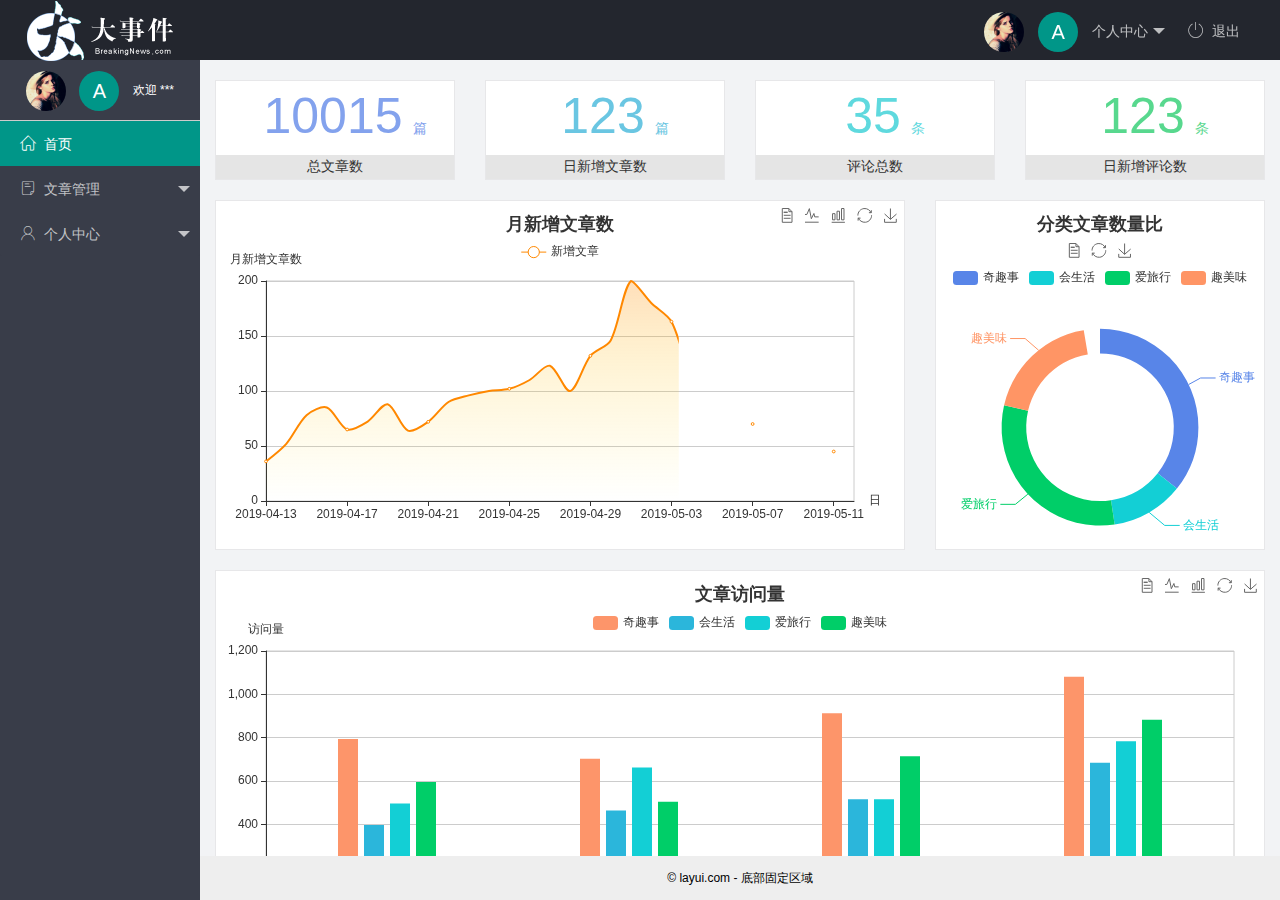
<file: index.html>
<!DOCTYPE html>
<html>
<head>
  <meta charset="utf-8">
  <meta name="viewport" content="width=device-width, initial-scale=1, maximum-scale=1">
  <title>大事件 - 后台主页</title>
 
   <!-- 引入 layui css -->
   <link rel="stylesheet" href="/assets/lib/layui/css/layui.css">
   <!-- 引入 第三方 图标库 -->
   <link rel="stylesheet" href="/assets/fonts/iconfont.css">
   <!-- 引入自己的样式 -->
   <link rel="stylesheet" href="/assets/css/index.css">

</head>
<body class="layui-layout-body">

<div class="layui-layout layui-layout-admin">
  <div class="layui-header">
      <!-- logo -->
    <div class="layui-logo">
        <img src="/assets/images/logo.png" alt="">
    </div>

    <ul class="layui-nav layui-layout-right">
      <li class="layui-nav-item">
        <a href="javascript:;">
          <img src="/assets/images/sample.jpg" class="layui-nav-img">
          <span class="user-avatar">A</span>
          个人中心
        </a>
        <dl class="layui-nav-child">
          <dd><a href="/user/user_info.html" target="fm">基本资料</a></dd>
          <dd><a href="/user/user_avatar.html" target="fm">更换头像</a></dd>
          <dd><a href="/user/user_pwd.html" target="fm">重置密码</a></dd>
        </dl>
      </li>
      <li class="layui-nav-item"><a href="javascript:;" id="btnLogout"><span class="iconfont">&#xe865;</span>退出</a></li>
    </ul>
  </div>
  
<!-- 左侧导航栏模块 -->
  <div class="layui-side layui-bg-black">
    <div class="layui-side-scroll">
      <!-- 左侧导航区域（可配合layui已有的垂直导航） -->
      <!-- 左侧头像区 -->
      <div class="userinfo">
        <img src="/assets/images/sample.jpg" class="layui-nav-img">
        <span class="user-avatar">A</span>
        <span id="welcome">欢迎 ***</span>
      </div>

      <!-- 首页模块 -->
      <ul class="layui-nav layui-nav-tree "  lay-filter="test" lay-shrink="all">
        <li class="layui-nav-item layui-this"><a href="/home/dashboard.html" target="fm"><span class="iconfont">&#xe6a9;</span>首页</a></li>

        <!-- 文章管理模块 -->
        <li class="layui-nav-item ">
          <a class="" href="javascript:;" ><span class="iconfont">&#xe615;</span>文章管理</a>
          <dl class="layui-nav-child">
            <dd><a href="/article/art_cate.html" target="fm"><i class="layui-icon layui-icon-app"></i>  文章类别</a></dd>
            <dd><a id="art_list" href="/article/art_list.html" target="fm"><i class="layui-icon layui-icon-app"></i> 文章列表</a></dd>
            <dd><a href="/article/art_pub.html" target="fm"><i class="layui-icon layui-icon-app"></i> 发表文章</a></dd>
          </dl>
        </li>

        <!-- 个人中心模块 -->
        <li class="layui-nav-item">
          <a href="javascript:;"><span class="iconfont">&#xe614;</span>个人中心</a>
          <dl class="layui-nav-child">
            <dd><a href="/user/user_info.html" target="fm"><i class="layui-icon layui-icon-app"></i> 基本资料</a></dd>
            <dd><a href="/user/user_avatar.html" target="fm"><i class="layui-icon layui-icon-app"></i> 更换头像</a></dd>
            <dd><a href="/user/user_pwd.html" target="fm"><i class="layui-icon layui-icon-app"></i> 重置密码</a></dd>
          </dl>
        </li>
       
      </ul>
    </div>
  </div>
  
  <div class="layui-body">
    <!-- 内容主体区域 -->
    <iframe name="fm" src="/home/dashboard.html" frameborder="0"></iframe>
  </div>
  
  <div class="layui-footer">
    <!-- 底部固定区域 -->
    © layui.com - 底部固定区域
  </div>
</div>
<!-- 引入 layui.all.js 文件 -->
<script src="/assets/lib/layui/layui.all.js"></script>

<!-- 引入 jquery js -->
 <script src="/assets/lib/jquery.js"></script>

 <!-- 引入自己封装的 baseAPI js -->
 <script src="/assets/js/baseAPI.js"></script>
 <!-- 引入自己的js -->
 <script src="/assets/js/index.js"></script>
</body>
</html>
</file>
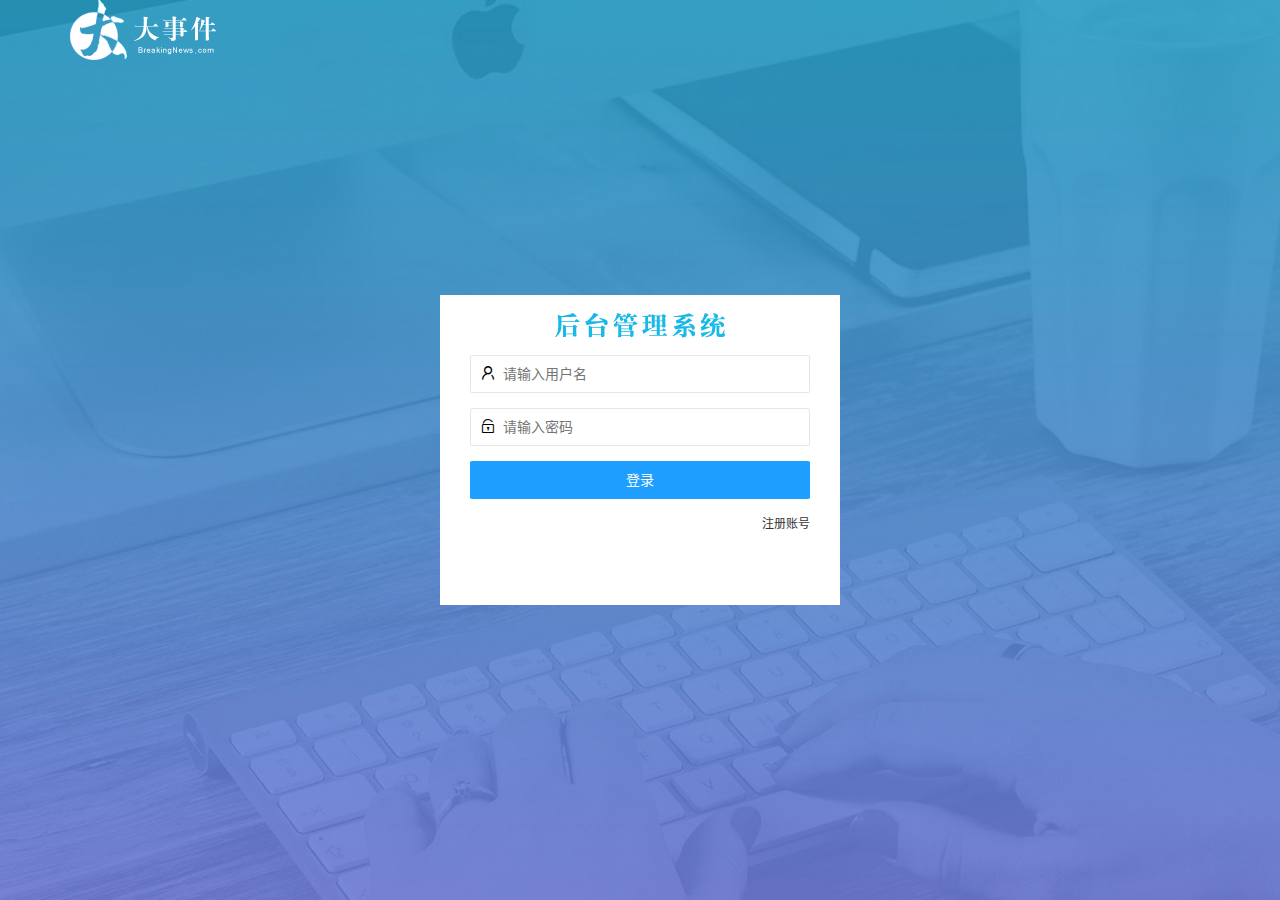
<file: login.html>
<!DOCTYPE html>
<html lang="zh-CN">

<head>
    <meta charset="UTF-8">
    <meta name="viewport" content="width=device-width, initial-scale=1.0">
    <title>大事件-登录/注册</title>
    <!-- 1.引入 layui样式 -->
    <link rel="stylesheet" href="/assets/lib/layui/css/layui.css">
    <!-- 2.引入自己的样式 -->
    <link rel="stylesheet" href="/assets/css/login.css">

</head>

<body>
    <!-- 头部 logo区域 -->
    <div class="layui-main">
        <!-- 使用绝对路径 -->
        <img src="/assets/images/logo.png" alt="">
    </div>

    <!-- 登陆注册区 -->
    <div class="loginAndRegBox">
        <div class="title-box"></div>

        <!-- 登录div -->
        <div class="login-box" >
            <!-- 登录表单 -->
            <form class="layui-form" id="form_login">

                <!-- 用户名 -->
                <div class="layui-form-item">
                    <i class="layui-icon layui-icon-username"></i>
                    <input type="text" name="username" required lay-verify="required" placeholder="请输入用户名"
                        autocomplete="off" class="layui-input">
                </div>

                <!-- 密码 -->
                <div class="layui-form-item">
                    <i class="layui-icon layui-icon-password"></i>
                    <input type="password" name="password" required lay-verify="required|pwd" placeholder="请输入密码"
                        autocomplete="off" class="layui-input">
                </div>

                <!-- 提交按钮 -->
                <div class="layui-form-item">
                    <button class="layui-btn layui-btn-fluid layui-btn-normal" lay-submit
                        lay-filter="formDemo">登录</button>
                </div>
                <div class="layui-form-item links">
                    <a href="javaScript:;" id="link_reg">注册账号</a>
                </div>
            </form>

        </div>

        <!-- 注册div -->
        <div class="reg-box" >
            <!-- 注册表单 -->
            <form class="layui-form">

                <!-- 用户名 -->
                <div class="layui-form-item" id="form_reg">
                    <i class="layui-icon layui-icon-username"></i>
                    <input type="text" name="username" required lay-verify="required" placeholder="请输入用户名"
                        autocomplete="off" class="layui-input">
                </div>

                <!-- 密码 -->
                <div class="layui-form-item">
                    <i class="layui-icon layui-icon-password"></i>
                    <input type="password" name="password" required lay-verify="required|pwd" placeholder="请输入密码"
                        autocomplete="off" class="layui-input">
                </div>
                <!-- 确认密码 -->
                <div class="layui-form-item">
                    <i class="layui-icon layui-icon-password"></i>
                    <input type="password" name="password" required lay-verify="required|pwd|repwd" placeholder="再次确认密码"
                        autocomplete="off" class="layui-input">
                </div>

                <!-- 提交按钮 -->
                <div class="layui-form-item">
                    <button class="layui-btn layui-btn-fluid layui-btn-normal" lay-submit
                        lay-filter="formDemo">注册</button>
                </div>
                <div class="layui-form-item links">
                    <a href="javaScript:;" id="link_login">去登陆</a>
                </div>
            </form>


        </div>
    </div>
    <!-- 0.引入 layui 的js文件 -->
    <script src="/assets/lib/layui/layui.all.js"></script>
    <!-- 1.引入jquery -->
    <script src="/assets/lib/jquery.js"></script>
    <!-- 1.1引入baseAPI js文件 -->
    <script src="/assets/js/baseAPI.js"></script>
    <!-- 2.引入自己的js -->
    <script src="/assets/js/login.js"></script>
</body>

</html>
</file>
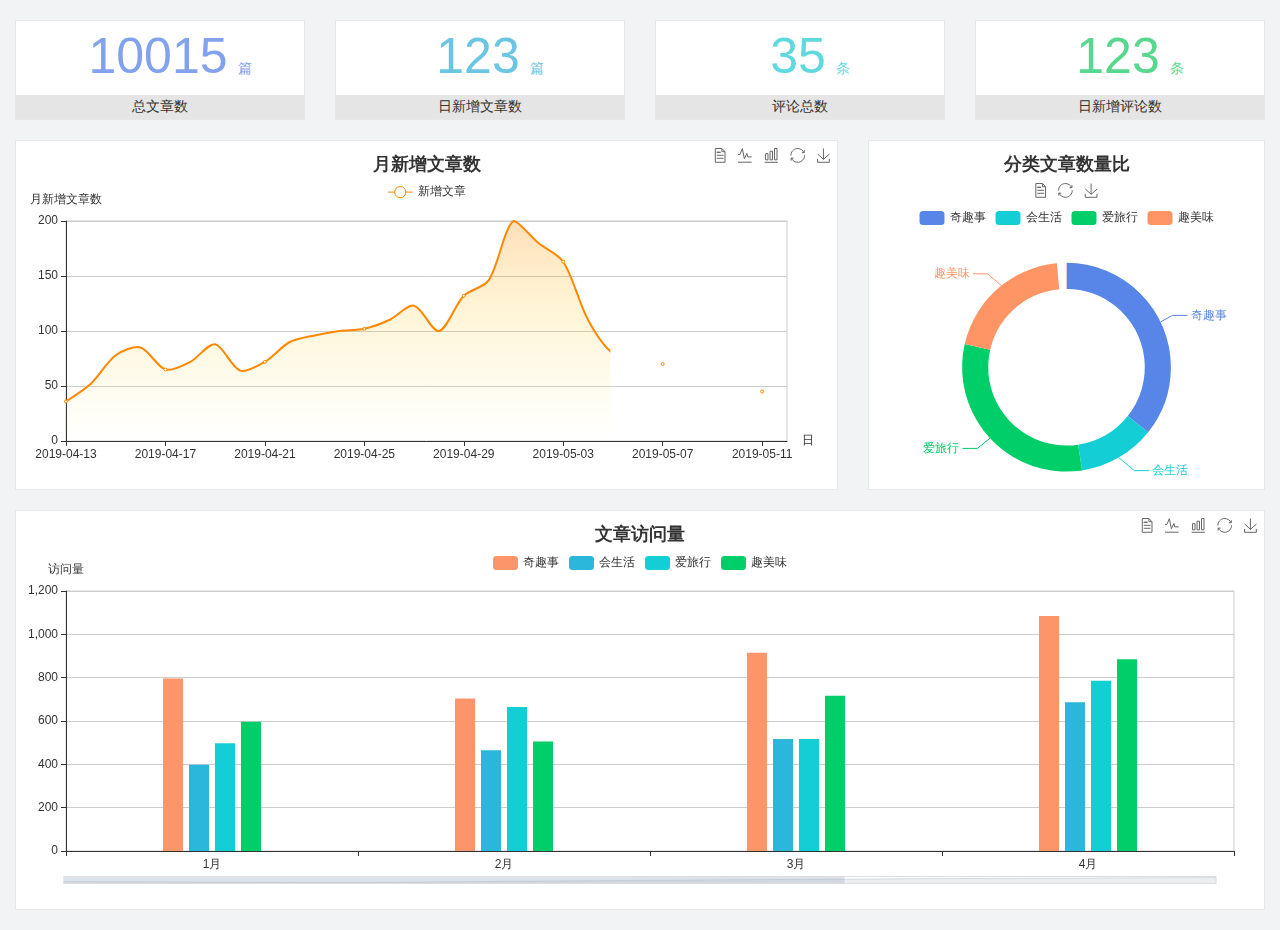
<file: home/dashboard.html>
<!DOCTYPE html>
<html lang="en">

<head>
  <meta charset="UTF-8">
  <meta name="viewport" content="width=device-width, initial-scale=1.0">
  <meta http-equiv="X-UA-Compatible" content="ie=edge">
  <title>图表统计</title>
  <link rel="stylesheet" href="../assets/lib/bootstrap.css" />
  <link rel="stylesheet" href="../assets/lib/main.css" />
  <script src="../assets/lib/jquery.js"></script>
  <script type="text/javascript" src="../assets/lib/echarts.min.js"></script>
</head>

<body>
  <div class="container-fluid">
    <div class="row spannel_list">
      <div class="col-sm-3 col-xs-6">
        <div class="spannel">
          <em>10015</em><span>篇</span>
          <b>总文章数</b>
        </div>
      </div>
      <div class="col-sm-3 col-xs-6">
        <div class="spannel scolor01">
          <em>123</em><span>篇</span>
          <b>日新增文章数</b>
        </div>
      </div>
      <div class="col-sm-3 col-xs-6">
        <div class="spannel scolor02">
          <em>35</em><span>条</span>
          <b>评论总数</b>
        </div>
      </div>
      <div class="col-sm-3 col-xs-6">
        <div class="spannel scolor03">
          <em>123</em><span>条</span>
          <b>日新增评论数</b>
        </div>
      </div>
    </div>
  </div>

  <div class="container-fluid">
    <div class="row curve-pie">
      <div class="col-lg-8 col-md-8">
        <div class="gragh_pannel" id="curve_show"></div>
      </div>
      <div class="col-lg-4 col-md-4">
        <div class="gragh_pannel" id="pie_show"></div>
      </div>
    </div>
  </div>

  <div class="container-fluid">
    <div class="column_pannel" id="column_show"></div>
  </div>

  <script>
    var oChart = echarts.init(document.getElementById('curve_show'));
    var aList_all = [
      { 'count': 36, 'date': '2019-04-13' },
      { 'count': 52, 'date': '2019-04-14' },
      { 'count': 78, 'date': '2019-04-15' },
      { 'count': 85, 'date': '2019-04-16' },
      { 'count': 65, 'date': '2019-04-17' },
      { 'count': 72, 'date': '2019-04-18' },
      { 'count': 88, 'date': '2019-04-19' },
      { 'count': 64, 'date': '2019-04-20' },
      { 'count': 72, 'date': '2019-04-21' },
      { 'count': 90, 'date': '2019-04-22' },
      { 'count': 96, 'date': '2019-04-23' },
      { 'count': 100, 'date': '2019-04-24' },
      { 'count': 102, 'date': '2019-04-25' },
      { 'count': 110, 'date': '2019-04-26' },
      { 'count': 123, 'date': '2019-04-27' },
      { 'count': 100, 'date': '2019-04-28' },
      { 'count': 132, 'date': '2019-04-29' },
      { 'count': 146, 'date': '2019-04-30' },
      { 'count': 200, 'date': '2019-05-01' },
      { 'count': 180, 'date': '2019-05-02' },
      { 'count': 163, 'date': '2019-05-03' },
      { 'count': 110, 'date': '2019-05-04' },
      { 'count': 80, 'date': '2019-05-05' },
      { 'count': 82, 'date': '2019-05-06' },
      { 'count': 70, 'date': '2019-05-07' },
      { 'count': 65, 'date': '2019-05-08' },
      { 'count': 54, 'date': '2019-05-09' },
      { 'count': 40, 'date': '2019-05-10' },
      { 'count': 45, 'date': '2019-05-11' },
      { 'count': 38, 'date': '2019-05-12' },
    ];

    let aCount = [];
    let aDate = [];

    for (var i = 0; i < aList_all.length; i++) {
      aCount.push(aList_all[i].count);
      aDate.push(aList_all[i].date);
    }

    var chartopt = {
      title: {
        text: '月新增文章数',
        left: 'center',
        top: '10'
      },
      tooltip: {
        trigger: 'axis'
      },
      legend: {
        data: ['新增文章'],
        top: '40'
      },
      toolbox: {
        show: true,
        feature: {
          mark: { show: true },
          dataView: { show: true, readOnly: false },
          magicType: { show: true, type: ['line', 'bar'] },
          restore: { show: true },
          saveAsImage: { show: true }
        }
      },
      calculable: true,
      xAxis: [
        {
          name: '日',
          type: 'category',
          boundaryGap: false,
          data: aDate
        }
      ],
      yAxis: [
        {
          name: '月新增文章数',
          type: 'value'
        }
      ],
      series: [
        {
          name: '新增文章',
          type: 'line',
          smooth: true,
          itemStyle: { normal: { areaStyle: { type: 'default' }, color: '#f80' }, lineStyle: { color: '#f80' } },
          data: aCount
        }],
      areaStyle: {
        normal: {
          color: new echarts.graphic.LinearGradient(0, 0, 0, 1, [{
            offset: 0,
            color: 'rgba(255,136,0,0.39)'
          }, {
            offset: .34,
            color: 'rgba(255,180,0,0.25)'
          }, {
            offset: 1,
            color: 'rgba(255,222,0,0.00)'
          }])

        }
      },
      grid: {
        show: true,
        x: 50,
        x2: 50,
        y: 80,
        height: 220
      }
    };

    oChart.setOption(chartopt);


    var oPie = echarts.init(document.getElementById('pie_show'));
    var oPieopt =
    {
      title: {
        top: 10,
        text: '分类文章数量比',
        x: 'center'
      },
      tooltip: {
        trigger: 'item',
        formatter: "{a} <br/>{b} : {c} ({d}%)"
      },
      color: ['#5885e8', '#13cfd5', '#00ce68', '#ff9565'],
      legend: {
        x: 'center',
        top: 65,
        data: ['奇趣事', '会生活', '爱旅行', '趣美味']
      },
      toolbox: {
        show: true,
        x: 'center',
        top: 35,
        feature: {
          mark: { show: true },
          dataView: { show: true, readOnly: false },
          magicType: {
            show: true,
            type: ['pie', 'funnel'],
            option: {
              funnel: {
                x: '25%',
                width: '50%',
                funnelAlign: 'left',
                max: 1548
              }
            }
          },
          restore: { show: true },
          saveAsImage: { show: true }
        }
      },
      calculable: true,
      series: [
        {
          name: '访问来源',
          type: 'pie',
          radius: ['45%', '60%'],
          center: ['50%', '65%'],
          data: [
            { value: 300, name: '奇趣事' },
            { value: 100, name: '会生活' },
            { value: 260, name: '爱旅行' },
            { value: 180, name: '趣美味' }
          ]
        }
      ]
    };
    oPie.setOption(oPieopt);



    var oColumn = this.echarts.init(document.getElementById('column_show'));
    var oColumnopt =
    {
      title: {
        text: '文章访问量',
        left: 'center',
        top: '10'
      },
      tooltip: {
        trigger: 'axis'
      },
      legend: {
        data: ['奇趣事', '会生活', '爱旅行', '趣美味'],
        top: '40'
      },
      toolbox: {
        show: true,
        feature: {
          mark: { show: true },
          dataView: { show: true, readOnly: false },
          magicType: { show: true, type: ['line', 'bar'] },
          restore: { show: true },
          saveAsImage: { show: true }
        }
      },
      calculable: true,
      xAxis: [
        {
          type: 'category',
          data: ['1月', '2月', '3月', '4月', '5月']
        }
      ],
      yAxis: [
        {
          name: '访问量',
          type: 'value'
        }
      ],
      series: [
        {
          name: '奇趣事',
          type: 'bar',
          barWidth: 20,
          itemStyle: {
            normal: { areaStyle: { type: 'default' }, color: '#fd956a' }
          },
          data: [800, 708, 920, 1090, 1200]
        },
        {
          name: '会生活',
          type: 'bar',
          barWidth: 20,
          itemStyle: {
            normal: { areaStyle: { type: 'default' }, color: '#2bb6db' }
          },
          data: [400, 468, 520, 690, 800]
        },
        {
          name: '爱旅行',
          type: 'bar',
          barWidth: 20,
          itemStyle: {
            normal: { areaStyle: { type: 'default' }, color: '#13cfd5' }
          },
          data: [500, 668, 520, 790, 900]
        },
        {
          name: '趣美味',
          type: 'bar',
          barWidth: 20,
          itemStyle: {
            normal: { areaStyle: { type: 'default' }, color: '#00ce68' }
          },
          data: [600, 508, 720, 890, 1000]
        }
      ],
      grid: {
        show: true,
        x: 50,
        x2: 30,
        y: 80,
        height: 260
      },
      dataZoom: [//给x轴设置滚动条
        {
          start: 0,//默认为0
          end: 100 - 1000 / 31,//默认为100
          type: 'slider',
          show: true,
          xAxisIndex: [0],
          handleSize: 0,//滑动条的 左右2个滑动条的大小
          height: 8,//组件高度
          left: 45, //左边的距离
          right: 50,//右边的距离
          bottom: 26,//右边的距离
          handleColor: '#ddd',//h滑动图标的颜色
          handleStyle: {
            borderColor: "#cacaca",
            borderWidth: "1",
            shadowBlur: 2,
            background: "#ddd",
            shadowColor: "#ddd",
          }
        }]
    };
    oColumn.setOption(oColumnopt);
  </script>
</body>

</html>
</file>
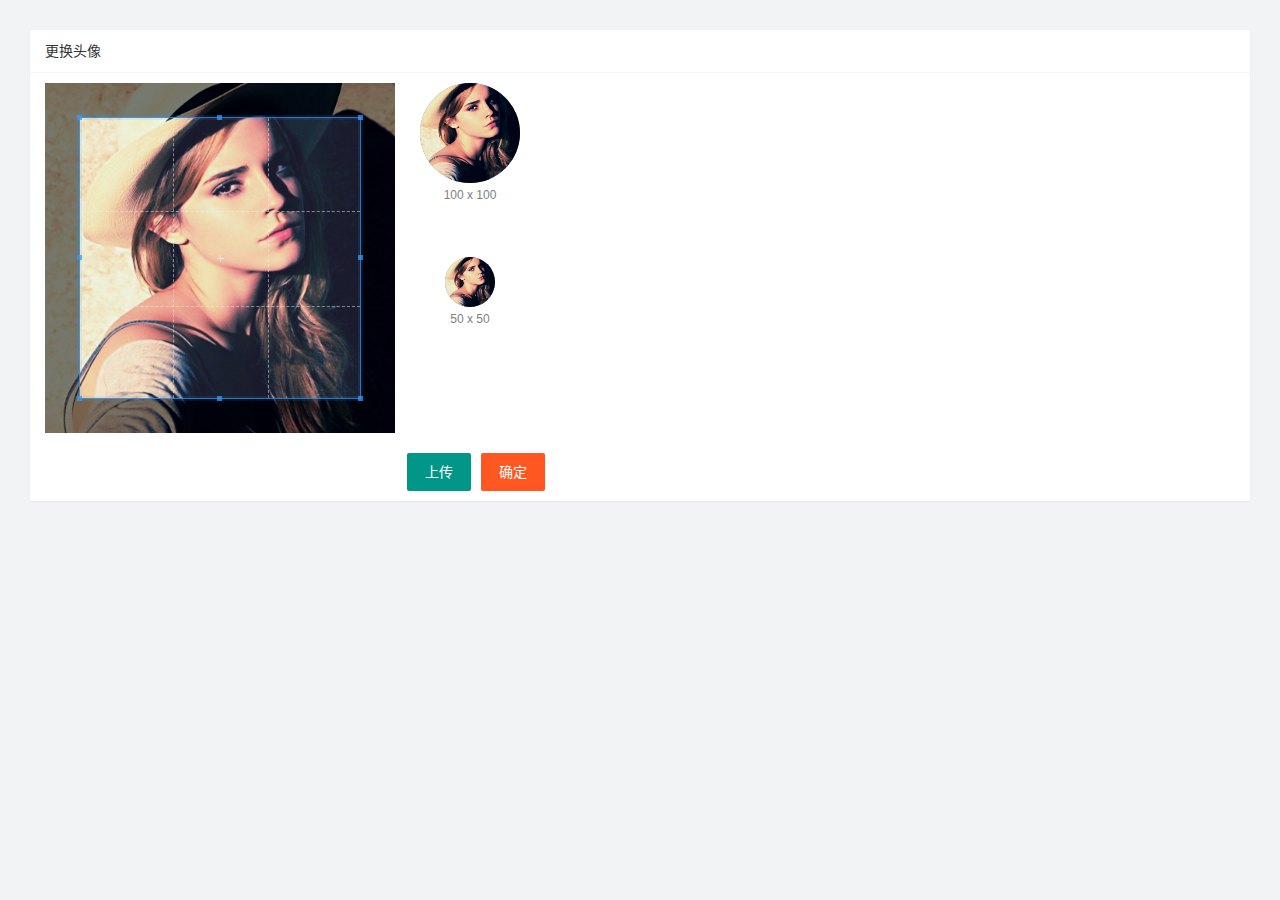
<file: user/user_avatar.html>
<!DOCTYPE html>
<html lang="zh-CN">

<head>
    <meta charset="UTF-8">
    <meta name="viewport" content="width=device-width, initial-scale=1.0">
    <title>Document</title>
    <link rel="stylesheet" href="/assets/lib/cropper/cropper.css" />
    <link rel="stylesheet" href="/assets/lib/layui/css/layui.css">
    <link rel="stylesheet" href="/assets/css/user/user_avatar.css">
</head>

<body>
    <div class="layui-card">
        <div class="layui-card-header">更换头像</div>
        <div class="layui-card-body">
            <!-- 第一行的图片裁剪和预览区域 -->
            <div class="row1">
                <!-- 图片裁剪区域 -->
                <div class="cropper-box">
                    <!-- 这个 img 标签很重要，将来会把它初始化为裁剪区域 -->
                    <img id="image" src="/assets/images/sample.jpg" />
                </div>
                <!-- 图片的预览区域 -->
                <div class="preview-box">
                    <div>
                        <!-- 宽高为 100px 的预览区域 -->
                        <div class="img-preview w100"></div>
                        <p class="size">100 x 100</p>
                    </div>
                    <div>
                        <!-- 宽高为 50px 的预览区域 -->
                        <div class="img-preview w50"></div>
                        <p class="size">50 x 50</p>
                    </div>
                </div>
            </div>
             <!-- 第二行的按钮区域 -->
            <div class="row2">
                <!-- accept控制上传文件的类型 -->
                <input type="file" id="file" accept="image/png,image/jpeg">
                <button type="button" class="layui-btn" id="btnChooseImage">上传</button>
                <button type="button" class="layui-btn layui-btn-danger" id="btnUpload">确定</button>
            </div>
        </div>
    </div>

<script src="/assets/lib/layui/layui.all.js"></script>
<script src="/assets/lib/jquery.js"></script>
<script src="/assets/lib/cropper/Cropper.js"></script>
<script src="/assets/lib/cropper/jquery-cropper.js"></script>
<script src="/assets/js/baseAPI.js"></script>
<script src="/assets/js/user/user_avatar.js"></script>
</body>

</html>
</file>
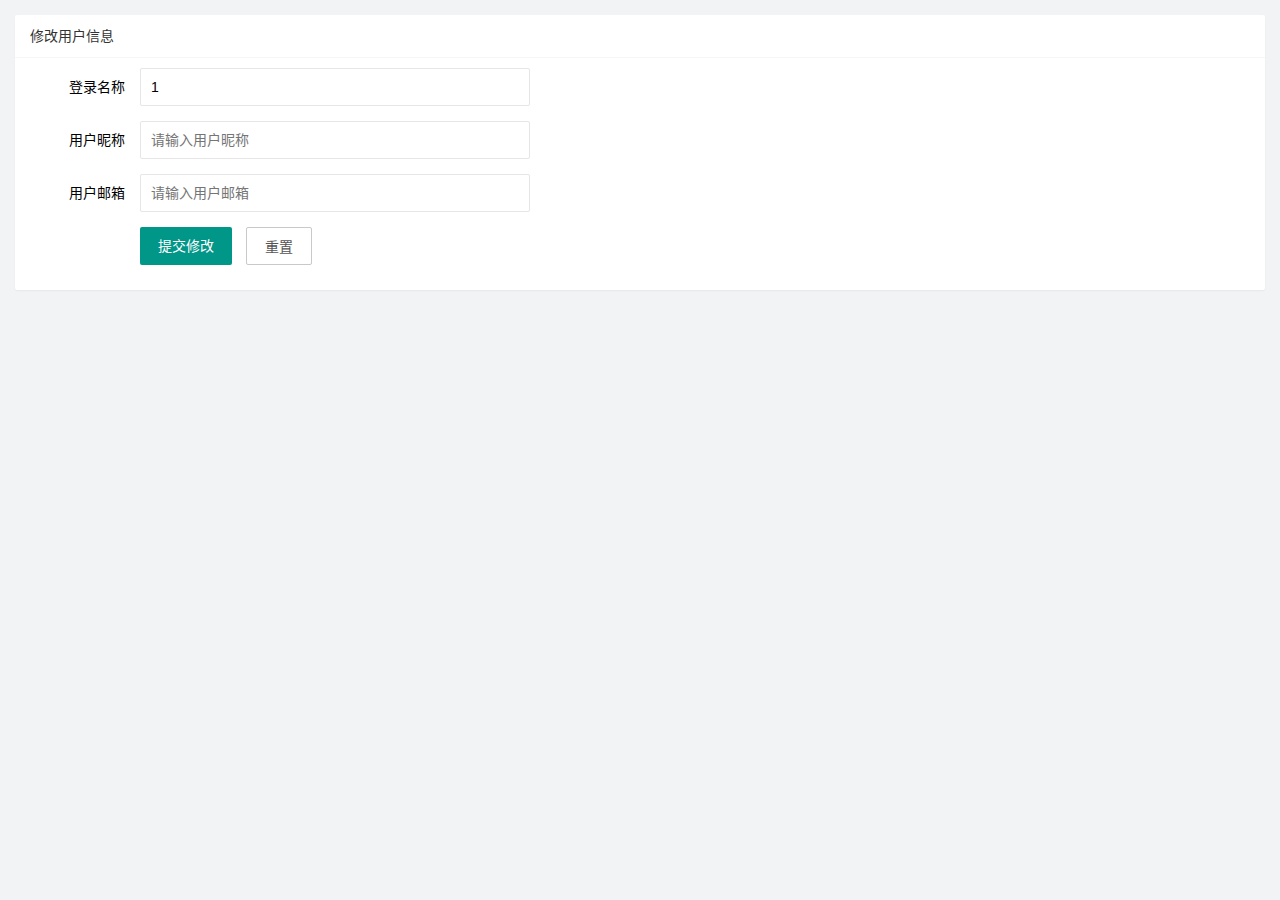
<file: user/user_info.html>
<!DOCTYPE html>
<html lang="zh-CN">

<head>
    <meta charset="UTF-8">
    <meta name="viewport" content="width=device-width, initial-scale=1.0">
    <title>Document</title>
    <!-- 引入 layui css -->
    <link rel="stylesheet" href="/assets/lib/layui/css/layui.css">
    <!-- 引入自己的css -->
    <link rel="stylesheet" href="/assets/css/user/user_info.css">
</head>

<body>
    <!-- 卡片区域 -->
    <div class="layui-card">
        <div class="layui-card-header">修改用户信息</div>

        <div class="layui-card-body">
            <!-- form表单 -->

            <form class="layui-form" lay-filter="formUserInfo">
                <!-- 隐藏域保存id -->
                <input type="hidden" name="id">
                <!-- 登录名称 -->
                <div class="layui-form-item">
                    <label class="layui-form-label">登录名称</label>
                    <div class="layui-input-block">
                        <input value="1" type="text" name="username" readonly required lay-verify="required"
                            placeholder="请输入登录名称" autocomplete="off" class="layui-input">
                    </div>
                </div>

                <!-- 用户昵称 -->
                <div class="layui-form-item">
                    <label class="layui-form-label">用户昵称</label>
                    <div class="layui-input-block">
                        <input type="text" name="nickname" required lay-verify="required|nickname" placeholder="请输入用户昵称"
                            autocomplete="off" class="layui-input">
                    </div>

                </div>

                <!-- 用户邮箱 -->
                <div class="layui-form-item">
                    <label class="layui-form-label">用户邮箱</label>
                    <div class="layui-input-block">
                        <input type="text" name="email" required lay-verify="required|email" placeholder="请输入用户邮箱"
                            autocomplete="off" class="layui-input">
                    </div>
                </div>

                <!-- 按钮 -->
                <div class="layui-form-item">
                    <div class="layui-input-block">
                        <button class="layui-btn" lay-submit lay-filter="formDemo">提交修改</button>

                        <button id="rest"
                         type="reset" class="layui-btn layui-btn-primary">重置</button>
                    </div>
                </div>

            </form>
        </div>
    </div>

    <!-- 引入layui.all.js -->
    <script src="/assets/lib/layui/layui.all.js"></script>
    <!-- 引入jquery -->
    <script src="/assets/lib/jquery.js"></script>
    <!-- 引入baseAPI -->
    <script src="/assets/js/baseAPI.js"></script>
    <!-- 引入自己的js -->
    <script src="/assets/js/user/use_info.js"></script>
</body>

</html>
</file>
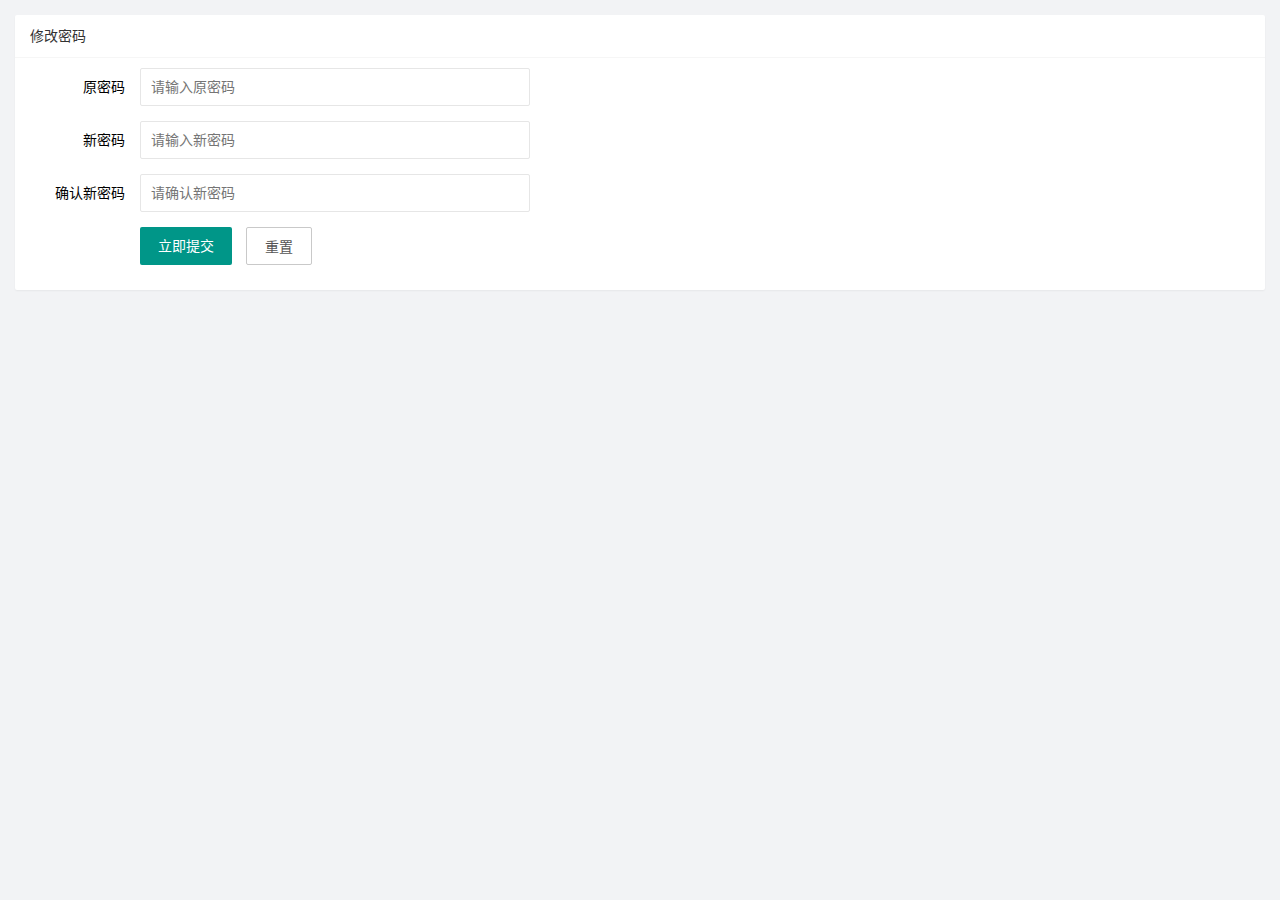
<file: user/user_pwd.html>
<!DOCTYPE html>
<html lang="zh-CN">
<head>
    <meta charset="UTF-8">
    <meta name="viewport" content="width=device-width, initial-scale=1.0">
    <title>Document</title>

    <link rel="stylesheet" href="/assets/lib/layui/css/layui.css">
    <link rel="stylesheet" href="/assets/css/user/user_pwd.css">
</head>
<body>
    <div class="layui-card">
        <div class="layui-card-header">
            修改密码
        </div>
        <div class="layui-card-body">
            <!-- form表单 -->
            <form class="layui-form" action="">
                <div class="layui-form-item">
                  <label class="layui-form-label">原密码</label>
                  <div class="layui-input-block">
                    <input type="text" name="oldPwd" required  lay-verify="required|pwd" placeholder="请输入原密码" autocomplete="off" class="layui-input">
                  </div>
                </div>

                <!-- 新密码 -->
                <div class="layui-form-item">
                    <label class="layui-form-label">新密码</label>
                    <div class="layui-input-block">
                      <input type="text" name="newPwd" required  lay-verify="required|pwd|samePwd" placeholder="请输入新密码" autocomplete="off" class="layui-input">
                    </div>
                  </div>

                    <!-- 确认新密码 -->
                  <div class="layui-form-item">
                    <label class="layui-form-label">确认新密码</label>
                    <div class="layui-input-block">
                      <input type="text" name="rePwd" required  lay-verify="required|pwd|rePwd" placeholder="请确认新密码" autocomplete="off" class="layui-input">
                    </div>
                  </div>

                  <!-- 提交重置 -->

                  <div class="layui-form-item">
                    <div class="layui-input-block">
                      <button class="layui-btn" lay-submit lay-filter="formDemo">立即提交</button>
                      <button type="reset" class="layui-btn layui-btn-primary">重置</button>
                    </div>
                  </div>
                </form>
        </div>
      </div>

      <script src="/assets/lib/layui/layui.all.js"></script>
      <script src="/assets/lib/jquery.js"></script>
      <script src="/assets/js/baseAPI.js"></script>
      <script src="/assets/js/user/user_pwd.js"></script>
</body>
</html>
</file>
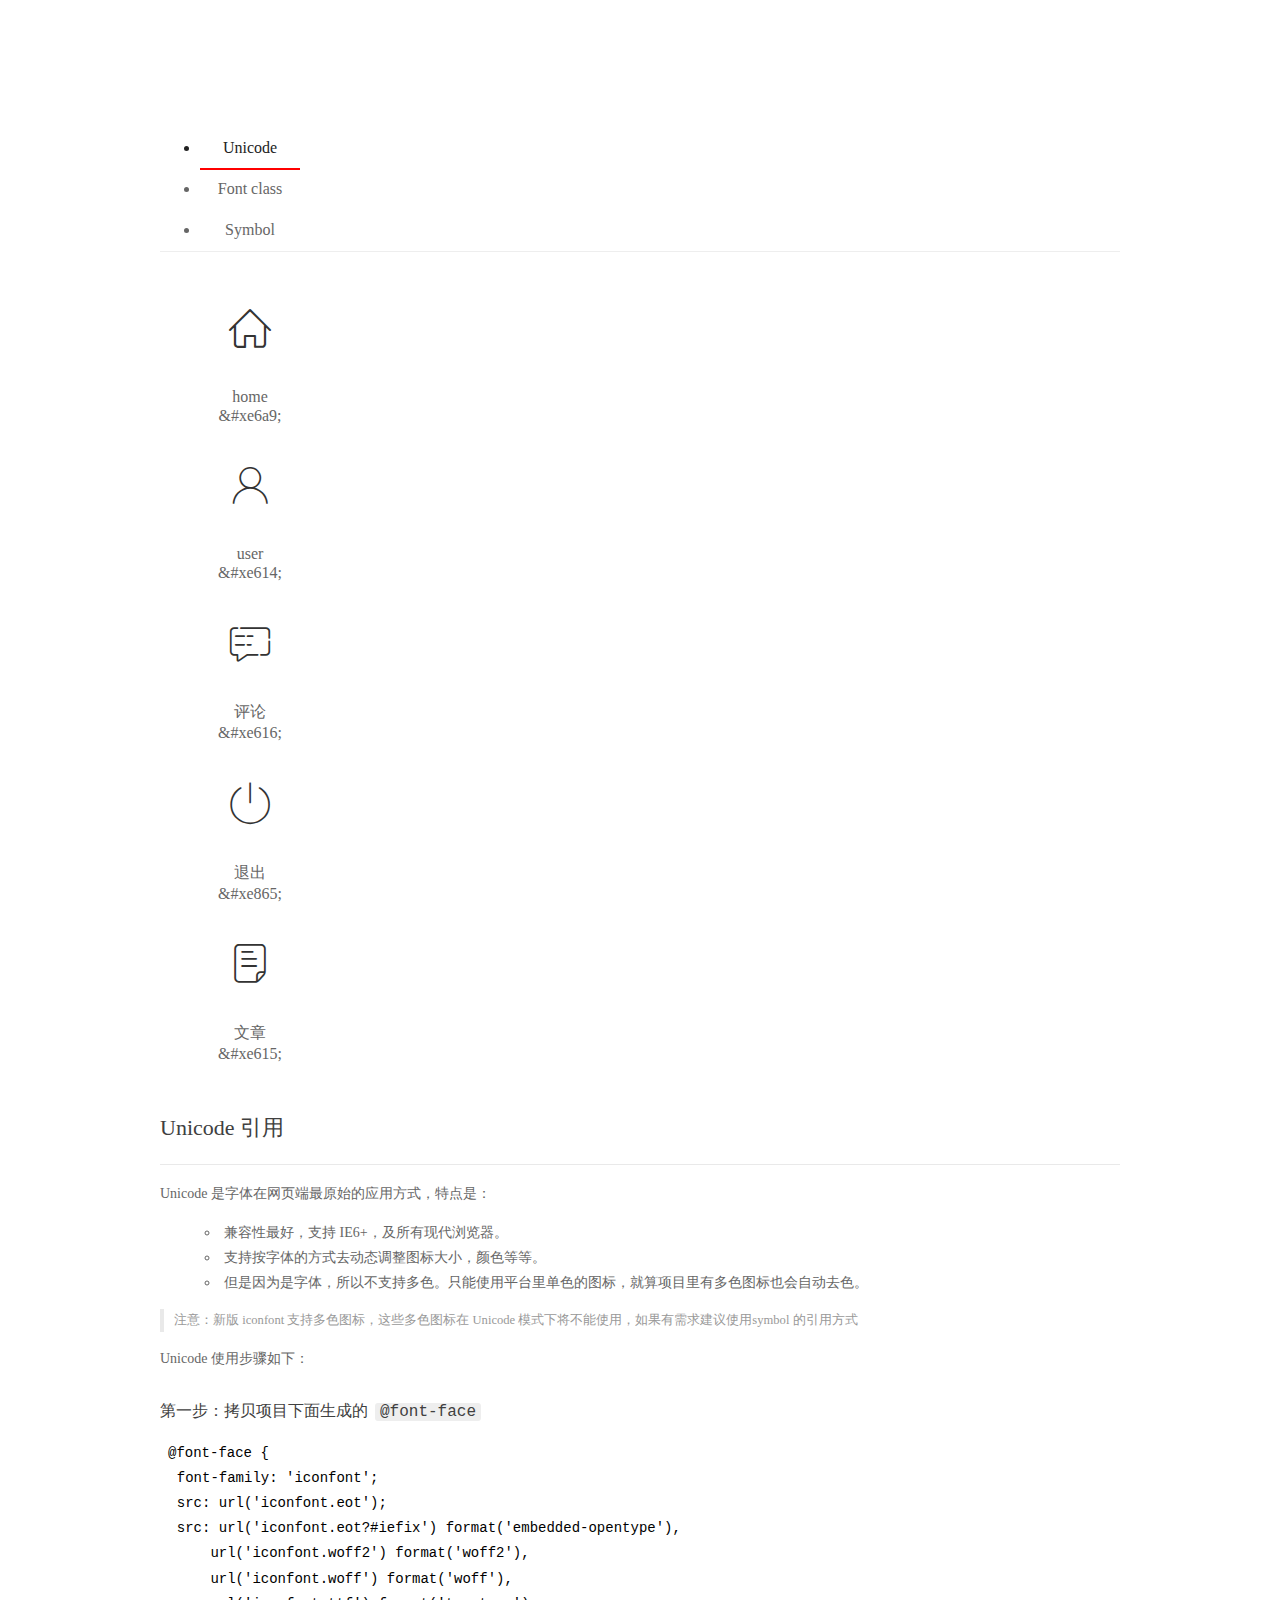
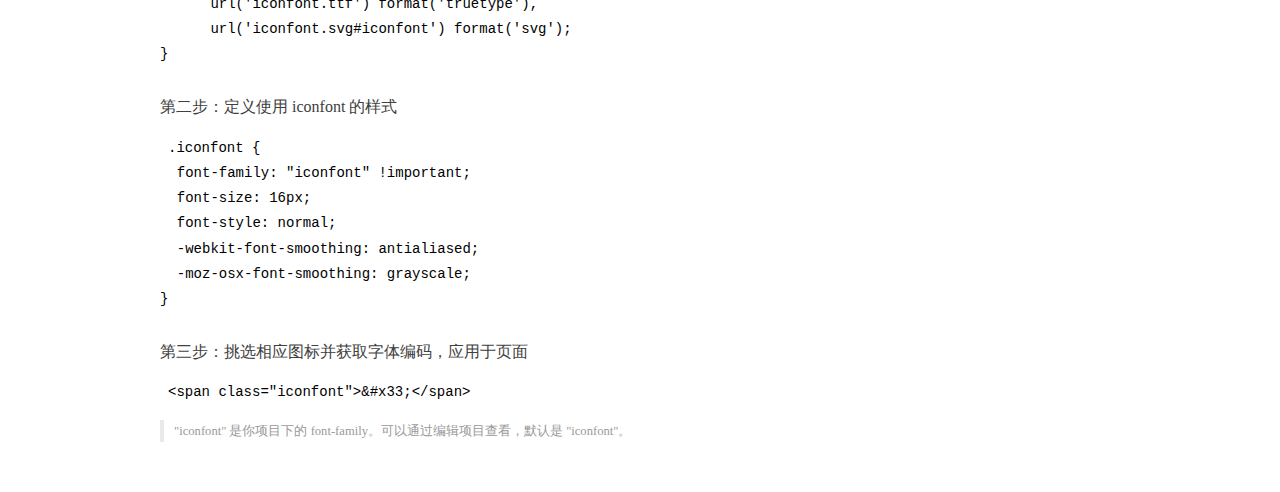
<file: assets/fonts/demo_index.html>
<!DOCTYPE html>
<html>
<head>
  <meta charset="utf-8"/>
  <title>IconFont Demo</title>
  <link rel="shortcut icon" href="https://gtms04.alicdn.com/tps/i4/TB1_oz6GVXXXXaFXpXXJDFnIXXX-64-64.ico" type="image/x-icon"/>
  <link rel="stylesheet" href="https://g.alicdn.com/thx/cube/1.3.2/cube.min.css">
  <link rel="stylesheet" href="demo.css">
  <link rel="stylesheet" href="iconfont.css">
  <script src="iconfont.js"></script>
  <!-- jQuery -->
  <script src="https://a1.alicdn.com/oss/uploads/2018/12/26/7bfddb60-08e8-11e9-9b04-53e73bb6408b.js"></script>
  <!-- 代码高亮 -->
  <script src="https://a1.alicdn.com/oss/uploads/2018/12/26/a3f714d0-08e6-11e9-8a15-ebf944d7534c.js"></script>
</head>
<body>
  <div class="main">
    <h1 class="logo"><a href="https://www.iconfont.cn/" title="iconfont 首页" target="_blank">&#xe86b;</a></h1>
    <div class="nav-tabs">
      <ul id="tabs" class="dib-box">
        <li class="dib active"><span>Unicode</span></li>
        <li class="dib"><span>Font class</span></li>
        <li class="dib"><span>Symbol</span></li>
      </ul>
      
    </div>
    <div class="tab-container">
      <div class="content unicode" style="display: block;">
          <ul class="icon_lists dib-box">
          
            <li class="dib">
              <span class="icon iconfont">&#xe6a9;</span>
                <div class="name">home</div>
                <div class="code-name">&amp;#xe6a9;</div>
              </li>
          
            <li class="dib">
              <span class="icon iconfont">&#xe614;</span>
                <div class="name">user</div>
                <div class="code-name">&amp;#xe614;</div>
              </li>
          
            <li class="dib">
              <span class="icon iconfont">&#xe616;</span>
                <div class="name">评论</div>
                <div class="code-name">&amp;#xe616;</div>
              </li>
          
            <li class="dib">
              <span class="icon iconfont">&#xe865;</span>
                <div class="name">退出</div>
                <div class="code-name">&amp;#xe865;</div>
              </li>
          
            <li class="dib">
              <span class="icon iconfont">&#xe615;</span>
                <div class="name">文章</div>
                <div class="code-name">&amp;#xe615;</div>
              </li>
          
          </ul>
          <div class="article markdown">
          <h2 id="unicode-">Unicode 引用</h2>
          <hr>

          <p>Unicode 是字体在网页端最原始的应用方式，特点是：</p>
          <ul>
            <li>兼容性最好，支持 IE6+，及所有现代浏览器。</li>
            <li>支持按字体的方式去动态调整图标大小，颜色等等。</li>
            <li>但是因为是字体，所以不支持多色。只能使用平台里单色的图标，就算项目里有多色图标也会自动去色。</li>
          </ul>
          <blockquote>
            <p>注意：新版 iconfont 支持多色图标，这些多色图标在 Unicode 模式下将不能使用，如果有需求建议使用symbol 的引用方式</p>
          </blockquote>
          <p>Unicode 使用步骤如下：</p>
          <h3 id="-font-face">第一步：拷贝项目下面生成的 <code>@font-face</code></h3>
<pre><code class="language-css"
>@font-face {
  font-family: 'iconfont';
  src: url('iconfont.eot');
  src: url('iconfont.eot?#iefix') format('embedded-opentype'),
      url('iconfont.woff2') format('woff2'),
      url('iconfont.woff') format('woff'),
      url('iconfont.ttf') format('truetype'),
      url('iconfont.svg#iconfont') format('svg');
}
</code></pre>
          <h3 id="-iconfont-">第二步：定义使用 iconfont 的样式</h3>
<pre><code class="language-css"
>.iconfont {
  font-family: "iconfont" !important;
  font-size: 16px;
  font-style: normal;
  -webkit-font-smoothing: antialiased;
  -moz-osx-font-smoothing: grayscale;
}
</code></pre>
          <h3 id="-">第三步：挑选相应图标并获取字体编码，应用于页面</h3>
<pre>
<code class="language-html"
>&lt;span class="iconfont"&gt;&amp;#x33;&lt;/span&gt;
</code></pre>
          <blockquote>
            <p>"iconfont" 是你项目下的 font-family。可以通过编辑项目查看，默认是 "iconfont"。</p>
          </blockquote>
          </div>
      </div>
      <div class="content font-class">
        <ul class="icon_lists dib-box">
          
          <li class="dib">
            <span class="icon iconfont icon-home"></span>
            <div class="name">
              home
            </div>
            <div class="code-name">.icon-home
            </div>
          </li>
          
          <li class="dib">
            <span class="icon iconfont icon-user"></span>
            <div class="name">
              user
            </div>
            <div class="code-name">.icon-user
            </div>
          </li>
          
          <li class="dib">
            <span class="icon iconfont icon-pinglun"></span>
            <div class="name">
              评论
            </div>
            <div class="code-name">.icon-pinglun
            </div>
          </li>
          
          <li class="dib">
            <span class="icon iconfont icon-tuichu"></span>
            <div class="name">
              退出
            </div>
            <div class="code-name">.icon-tuichu
            </div>
          </li>
          
          <li class="dib">
            <span class="icon iconfont icon-16"></span>
            <div class="name">
              文章
            </div>
            <div class="code-name">.icon-16
            </div>
          </li>
          
        </ul>
        <div class="article markdown">
        <h2 id="font-class-">font-class 引用</h2>
        <hr>

        <p>font-class 是 Unicode 使用方式的一种变种，主要是解决 Unicode 书写不直观，语意不明确的问题。</p>
        <p>与 Unicode 使用方式相比，具有如下特点：</p>
        <ul>
          <li>兼容性良好，支持 IE8+，及所有现代浏览器。</li>
          <li>相比于 Unicode 语意明确，书写更直观。可以很容易分辨这个 icon 是什么。</li>
          <li>因为使用 class 来定义图标，所以当要替换图标时，只需要修改 class 里面的 Unicode 引用。</li>
          <li>不过因为本质上还是使用的字体，所以多色图标还是不支持的。</li>
        </ul>
        <p>使用步骤如下：</p>
        <h3 id="-fontclass-">第一步：引入项目下面生成的 fontclass 代码：</h3>
<pre><code class="language-html">&lt;link rel="stylesheet" href="./iconfont.css"&gt;
</code></pre>
        <h3 id="-">第二步：挑选相应图标并获取类名，应用于页面：</h3>
<pre><code class="language-html">&lt;span class="iconfont icon-xxx"&gt;&lt;/span&gt;
</code></pre>
        <blockquote>
          <p>"
            iconfont" 是你项目下的 font-family。可以通过编辑项目查看，默认是 "iconfont"。</p>
        </blockquote>
      </div>
      </div>
      <div class="content symbol">
          <ul class="icon_lists dib-box">
          
            <li class="dib">
                <svg class="icon svg-icon" aria-hidden="true">
                  <use xlink:href="#icon-home"></use>
                </svg>
                <div class="name">home</div>
                <div class="code-name">#icon-home</div>
            </li>
          
            <li class="dib">
                <svg class="icon svg-icon" aria-hidden="true">
                  <use xlink:href="#icon-user"></use>
                </svg>
                <div class="name">user</div>
                <div class="code-name">#icon-user</div>
            </li>
          
            <li class="dib">
                <svg class="icon svg-icon" aria-hidden="true">
                  <use xlink:href="#icon-pinglun"></use>
                </svg>
                <div class="name">评论</div>
                <div class="code-name">#icon-pinglun</div>
            </li>
          
            <li class="dib">
                <svg class="icon svg-icon" aria-hidden="true">
                  <use xlink:href="#icon-tuichu"></use>
                </svg>
                <div class="name">退出</div>
                <div class="code-name">#icon-tuichu</div>
            </li>
          
            <li class="dib">
                <svg class="icon svg-icon" aria-hidden="true">
                  <use xlink:href="#icon-16"></use>
                </svg>
                <div class="name">文章</div>
                <div class="code-name">#icon-16</div>
            </li>
          
          </ul>
          <div class="article markdown">
          <h2 id="symbol-">Symbol 引用</h2>
          <hr>

          <p>这是一种全新的使用方式，应该说这才是未来的主流，也是平台目前推荐的用法。相关介绍可以参考这篇<a href="">文章</a>
            这种用法其实是做了一个 SVG 的集合，与另外两种相比具有如下特点：</p>
          <ul>
            <li>支持多色图标了，不再受单色限制。</li>
            <li>通过一些技巧，支持像字体那样，通过 <code>font-size</code>, <code>color</code> 来调整样式。</li>
            <li>兼容性较差，支持 IE9+，及现代浏览器。</li>
            <li>浏览器渲染 SVG 的性能一般，还不如 png。</li>
          </ul>
          <p>使用步骤如下：</p>
          <h3 id="-symbol-">第一步：引入项目下面生成的 symbol 代码：</h3>
<pre><code class="language-html">&lt;script src="./iconfont.js"&gt;&lt;/script&gt;
</code></pre>
          <h3 id="-css-">第二步：加入通用 CSS 代码（引入一次就行）：</h3>
<pre><code class="language-html">&lt;style&gt;
.icon {
  width: 1em;
  height: 1em;
  vertical-align: -0.15em;
  fill: currentColor;
  overflow: hidden;
}
&lt;/style&gt;
</code></pre>
          <h3 id="-">第三步：挑选相应图标并获取类名，应用于页面：</h3>
<pre><code class="language-html">&lt;svg class="icon" aria-hidden="true"&gt;
  &lt;use xlink:href="#icon-xxx"&gt;&lt;/use&gt;
&lt;/svg&gt;
</code></pre>
          </div>
      </div>

    </div>
  </div>
  <script>
  $(document).ready(function () {
      $('.tab-container .content:first').show()

      $('#tabs li').click(function (e) {
        var tabContent = $('.tab-container .content')
        var index = $(this).index()

        if ($(this).hasClass('active')) {
          return
        } else {
          $('#tabs li').removeClass('active')
          $(this).addClass('active')

          tabContent.hide().eq(index).fadeIn()
        }
      })
    })
  </script>
</body>
</html>
</file>
<file: assets/lib/layui/css/layui.css>
/** layui-v2.5.5 MIT License By https://www.layui.com */
 .layui-inline,img{display:inline-block;vertical-align:middle}h1,h2,h3,h4,h5,h6{font-weight:400}.layui-edge,.layui-header,.layui-inline,.layui-main{position:relative}.layui-body,.layui-edge,.layui-elip{overflow:hidden}.layui-btn,.layui-edge,.layui-inline,img{vertical-align:middle}.layui-btn,.layui-disabled,.layui-icon,.layui-unselect{-moz-user-select:none;-webkit-user-select:none;-ms-user-select:none}.layui-elip,.layui-form-checkbox span,.layui-form-pane .layui-form-label{text-overflow:ellipsis;white-space:nowrap}.layui-breadcrumb,.layui-tree-btnGroup{visibility:hidden}blockquote,body,button,dd,div,dl,dt,form,h1,h2,h3,h4,h5,h6,input,li,ol,p,pre,td,textarea,th,ul{margin:0;padding:0;-webkit-tap-highlight-color:rgba(0,0,0,0)}a:active,a:hover{outline:0}img{border:none}li{list-style:none}table{border-collapse:collapse;border-spacing:0}h4,h5,h6{font-size:100%}button,input,optgroup,option,select,textarea{font-family:inherit;font-size:inherit;font-style:inherit;font-weight:inherit;outline:0}pre{white-space:pre-wrap;white-space:-moz-pre-wrap;white-space:-pre-wrap;white-space:-o-pre-wrap;word-wrap:break-word}body{line-height:24px;font:14px Helvetica Neue,Helvetica,PingFang SC,Tahoma,Arial,sans-serif}hr{height:1px;margin:10px 0;border:0;clear:both}a{color:#333;text-decoration:none}a:hover{color:#777}a cite{font-style:normal;*cursor:pointer}.layui-border-box,.layui-border-box *{box-sizing:border-box}.layui-box,.layui-box *{box-sizing:content-box}.layui-clear{clear:both;*zoom:1}.layui-clear:after{content:'\20';clear:both;*zoom:1;display:block;height:0}.layui-inline{*display:inline;*zoom:1}.layui-edge{display:inline-block;width:0;height:0;border-width:6px;border-style:dashed;border-color:transparent}.layui-edge-top{top:-4px;border-bottom-color:#999;border-bottom-style:solid}.layui-edge-right{border-left-color:#999;border-left-style:solid}.layui-edge-bottom{top:2px;border-top-color:#999;border-top-style:solid}.layui-edge-left{border-right-color:#999;border-right-style:solid}.layui-disabled,.layui-disabled:hover{color:#d2d2d2!important;cursor:not-allowed!important}.layui-circle{border-radius:100%}.layui-show{display:block!important}.layui-hide{display:none!important}@font-face{font-family:layui-icon;src:url(../font/iconfont.eot?v=250);src:url(../font/iconfont.eot?v=250#iefix) format('embedded-opentype'),url(../font/iconfont.woff2?v=250) format('woff2'),url(../font/iconfont.woff?v=250) format('woff'),url(../font/iconfont.ttf?v=250) format('truetype'),url(../font/iconfont.svg?v=250#layui-icon) format('svg')}.layui-icon{font-family:layui-icon!important;font-size:16px;font-style:normal;-webkit-font-smoothing:antialiased;-moz-osx-font-smoothing:grayscale}.layui-icon-reply-fill:before{content:"\e611"}.layui-icon-set-fill:before{content:"\e614"}.layui-icon-menu-fill:before{content:"\e60f"}.layui-icon-search:before{content:"\e615"}.layui-icon-share:before{content:"\e641"}.layui-icon-set-sm:before{content:"\e620"}.layui-icon-engine:before{content:"\e628"}.layui-icon-close:before{content:"\1006"}.layui-icon-close-fill:before{content:"\1007"}.layui-icon-chart-screen:before{content:"\e629"}.layui-icon-star:before{content:"\e600"}.layui-icon-circle-dot:before{content:"\e617"}.layui-icon-chat:before{content:"\e606"}.layui-icon-release:before{content:"\e609"}.layui-icon-list:before{content:"\e60a"}.layui-icon-chart:before{content:"\e62c"}.layui-icon-ok-circle:before{content:"\1005"}.layui-icon-layim-theme:before{content:"\e61b"}.layui-icon-table:before{content:"\e62d"}.layui-icon-right:before{content:"\e602"}.layui-icon-left:before{content:"\e603"}.layui-icon-cart-simple:before{content:"\e698"}.layui-icon-face-cry:before{content:"\e69c"}.layui-icon-face-smile:before{content:"\e6af"}.layui-icon-survey:before{content:"\e6b2"}.layui-icon-tree:before{content:"\e62e"}.layui-icon-upload-circle:before{content:"\e62f"}.layui-icon-add-circle:before{content:"\e61f"}.layui-icon-download-circle:before{content:"\e601"}.layui-icon-templeate-1:before{content:"\e630"}.layui-icon-util:before{content:"\e631"}.layui-icon-face-surprised:before{content:"\e664"}.layui-icon-edit:before{content:"\e642"}.layui-icon-speaker:before{content:"\e645"}.layui-icon-down:before{content:"\e61a"}.layui-icon-file:before{content:"\e621"}.layui-icon-layouts:before{content:"\e632"}.layui-icon-rate-half:before{content:"\e6c9"}.layui-icon-add-circle-fine:before{content:"\e608"}.layui-icon-prev-circle:before{content:"\e633"}.layui-icon-read:before{content:"\e705"}.layui-icon-404:before{content:"\e61c"}.layui-icon-carousel:before{content:"\e634"}.layui-icon-help:before{content:"\e607"}.layui-icon-code-circle:before{content:"\e635"}.layui-icon-water:before{content:"\e636"}.layui-icon-username:before{content:"\e66f"}.layui-icon-find-fill:before{content:"\e670"}.layui-icon-about:before{content:"\e60b"}.layui-icon-location:before{content:"\e715"}.layui-icon-up:before{content:"\e619"}.layui-icon-pause:before{content:"\e651"}.layui-icon-date:before{content:"\e637"}.layui-icon-layim-uploadfile:before{content:"\e61d"}.layui-icon-delete:before{content:"\e640"}.layui-icon-play:before{content:"\e652"}.layui-icon-top:before{content:"\e604"}.layui-icon-friends:before{content:"\e612"}.layui-icon-refresh-3:before{content:"\e9aa"}.layui-icon-ok:before{content:"\e605"}.layui-icon-layer:before{content:"\e638"}.layui-icon-face-smile-fine:before{content:"\e60c"}.layui-icon-dollar:before{content:"\e659"}.layui-icon-group:before{content:"\e613"}.layui-icon-layim-download:before{content:"\e61e"}.layui-icon-picture-fine:before{content:"\e60d"}.layui-icon-link:before{content:"\e64c"}.layui-icon-diamond:before{content:"\e735"}.layui-icon-log:before{content:"\e60e"}.layui-icon-rate-solid:before{content:"\e67a"}.layui-icon-fonts-del:before{content:"\e64f"}.layui-icon-unlink:before{content:"\e64d"}.layui-icon-fonts-clear:before{content:"\e639"}.layui-icon-triangle-r:before{content:"\e623"}.layui-icon-circle:before{content:"\e63f"}.layui-icon-radio:before{content:"\e643"}.layui-icon-align-center:before{content:"\e647"}.layui-icon-align-right:before{content:"\e648"}.layui-icon-align-left:before{content:"\e649"}.layui-icon-loading-1:before{content:"\e63e"}.layui-icon-return:before{content:"\e65c"}.layui-icon-fonts-strong:before{content:"\e62b"}.layui-icon-upload:before{content:"\e67c"}.layui-icon-dialogue:before{content:"\e63a"}.layui-icon-video:before{content:"\e6ed"}.layui-icon-headset:before{content:"\e6fc"}.layui-icon-cellphone-fine:before{content:"\e63b"}.layui-icon-add-1:before{content:"\e654"}.layui-icon-face-smile-b:before{content:"\e650"}.layui-icon-fonts-html:before{content:"\e64b"}.layui-icon-form:before{content:"\e63c"}.layui-icon-cart:before{content:"\e657"}.layui-icon-camera-fill:before{content:"\e65d"}.layui-icon-tabs:before{content:"\e62a"}.layui-icon-fonts-code:before{content:"\e64e"}.layui-icon-fire:before{content:"\e756"}.layui-icon-set:before{content:"\e716"}.layui-icon-fonts-u:before{content:"\e646"}.layui-icon-triangle-d:before{content:"\e625"}.layui-icon-tips:before{content:"\e702"}.layui-icon-picture:before{content:"\e64a"}.layui-icon-more-vertical:before{content:"\e671"}.layui-icon-flag:before{content:"\e66c"}.layui-icon-loading:before{content:"\e63d"}.layui-icon-fonts-i:before{content:"\e644"}.layui-icon-refresh-1:before{content:"\e666"}.layui-icon-rmb:before{content:"\e65e"}.layui-icon-home:before{content:"\e68e"}.layui-icon-user:before{content:"\e770"}.layui-icon-notice:before{content:"\e667"}.layui-icon-login-weibo:before{content:"\e675"}.layui-icon-voice:before{content:"\e688"}.layui-icon-upload-drag:before{content:"\e681"}.layui-icon-login-qq:before{content:"\e676"}.layui-icon-snowflake:before{content:"\e6b1"}.layui-icon-file-b:before{content:"\e655"}.layui-icon-template:before{content:"\e663"}.layui-icon-auz:before{content:"\e672"}.layui-icon-console:before{content:"\e665"}.layui-icon-app:before{content:"\e653"}.layui-icon-prev:before{content:"\e65a"}.layui-icon-website:before{content:"\e7ae"}.layui-icon-next:before{content:"\e65b"}.layui-icon-component:before{content:"\e857"}.layui-icon-more:before{content:"\e65f"}.layui-icon-login-wechat:before{content:"\e677"}.layui-icon-shrink-right:before{content:"\e668"}.layui-icon-spread-left:before{content:"\e66b"}.layui-icon-camera:before{content:"\e660"}.layui-icon-note:before{content:"\e66e"}.layui-icon-refresh:before{content:"\e669"}.layui-icon-female:before{content:"\e661"}.layui-icon-male:before{content:"\e662"}.layui-icon-password:before{content:"\e673"}.layui-icon-senior:before{content:"\e674"}.layui-icon-theme:before{content:"\e66a"}.layui-icon-tread:before{content:"\e6c5"}.layui-icon-praise:before{content:"\e6c6"}.layui-icon-star-fill:before{content:"\e658"}.layui-icon-rate:before{content:"\e67b"}.layui-icon-template-1:before{content:"\e656"}.layui-icon-vercode:before{content:"\e679"}.layui-icon-cellphone:before{content:"\e678"}.layui-icon-screen-full:before{content:"\e622"}.layui-icon-screen-restore:before{content:"\e758"}.layui-icon-cols:before{content:"\e610"}.layui-icon-export:before{content:"\e67d"}.layui-icon-print:before{content:"\e66d"}.layui-icon-slider:before{content:"\e714"}.layui-icon-addition:before{content:"\e624"}.layui-icon-subtraction:before{content:"\e67e"}.layui-icon-service:before{content:"\e626"}.layui-icon-transfer:before{content:"\e691"}.layui-main{width:1140px;margin:0 auto}.layui-header{z-index:1000;height:60px}.layui-header a:hover{transition:all .5s;-webkit-transition:all .5s}.layui-side{position:fixed;left:0;top:0;bottom:0;z-index:999;width:200px;overflow-x:hidden}.layui-side-scroll{position:relative;width:220px;height:100%;overflow-x:hidden}.layui-body{position:absolute;left:200px;right:0;top:0;bottom:0;z-index:998;width:auto;overflow-y:auto;box-sizing:border-box}.layui-layout-body{overflow:hidden}.layui-layout-admin .layui-header{background-color:#23262E}.layui-layout-admin .layui-side{top:60px;width:200px;overflow-x:hidden}.layui-layout-admin .layui-body{position:fixed;top:60px;bottom:44px}.layui-layout-admin .layui-main{width:auto;margin:0 15px}.layui-layout-admin .layui-footer{position:fixed;left:200px;right:0;bottom:0;height:44px;line-height:44px;padding:0 15px;background-color:#eee}.layui-layout-admin .layui-logo{position:absolute;left:0;top:0;width:200px;height:100%;line-height:60px;text-align:center;color:#009688;font-size:16px}.layui-layout-admin .layui-header .layui-nav{background:0 0}.layui-layout-left{position:absolute!important;left:200px;top:0}.layui-layout-right{position:absolute!important;right:0;top:0}.layui-container{position:relative;margin:0 auto;padding:0 15px;box-sizing:border-box}.layui-fluid{position:relative;margin:0 auto;padding:0 15px}.layui-row:after,.layui-row:before{content:'';display:block;clear:both}.layui-col-lg1,.layui-col-lg10,.layui-col-lg11,.layui-col-lg12,.layui-col-lg2,.layui-col-lg3,.layui-col-lg4,.layui-col-lg5,.layui-col-lg6,.layui-col-lg7,.layui-col-lg8,.layui-col-lg9,.layui-col-md1,.layui-col-md10,.layui-col-md11,.layui-col-md12,.layui-col-md2,.layui-col-md3,.layui-col-md4,.layui-col-md5,.layui-col-md6,.layui-col-md7,.layui-col-md8,.layui-col-md9,.layui-col-sm1,.layui-col-sm10,.layui-col-sm11,.layui-col-sm12,.layui-col-sm2,.layui-col-sm3,.layui-col-sm4,.layui-col-sm5,.layui-col-sm6,.layui-col-sm7,.layui-col-sm8,.layui-col-sm9,.layui-col-xs1,.layui-col-xs10,.layui-col-xs11,.layui-col-xs12,.layui-col-xs2,.layui-col-xs3,.layui-col-xs4,.layui-col-xs5,.layui-col-xs6,.layui-col-xs7,.layui-col-xs8,.layui-col-xs9{position:relative;display:block;box-sizing:border-box}.layui-col-xs1,.layui-col-xs10,.layui-col-xs11,.layui-col-xs12,.layui-col-xs2,.layui-col-xs3,.layui-col-xs4,.layui-col-xs5,.layui-col-xs6,.layui-col-xs7,.layui-col-xs8,.layui-col-xs9{float:left}.layui-col-xs1{width:8.33333333%}.layui-col-xs2{width:16.66666667%}.layui-col-xs3{width:25%}.layui-col-xs4{width:33.33333333%}.layui-col-xs5{width:41.66666667%}.layui-col-xs6{width:50%}.layui-col-xs7{width:58.33333333%}.layui-col-xs8{width:66.66666667%}.layui-col-xs9{width:75%}.layui-col-xs10{width:83.33333333%}.layui-col-xs11{width:91.66666667%}.layui-col-xs12{width:100%}.layui-col-xs-offset1{margin-left:8.33333333%}.layui-col-xs-offset2{margin-left:16.66666667%}.layui-col-xs-offset3{margin-left:25%}.layui-col-xs-offset4{margin-left:33.33333333%}.layui-col-xs-offset5{margin-left:41.66666667%}.layui-col-xs-offset6{margin-left:50%}.layui-col-xs-offset7{margin-left:58.33333333%}.layui-col-xs-offset8{margin-left:66.66666667%}.layui-col-xs-offset9{margin-left:75%}.layui-col-xs-offset10{margin-left:83.33333333%}.layui-col-xs-offset11{margin-left:91.66666667%}.layui-col-xs-offset12{margin-left:100%}@media screen and (max-width:768px){.layui-hide-xs{display:none!important}.layui-show-xs-block{display:block!important}.layui-show-xs-inline{display:inline!important}.layui-show-xs-inline-block{display:inline-block!important}}@media screen and (min-width:768px){.layui-container{width:750px}.layui-hide-sm{display:none!important}.layui-show-sm-block{display:block!important}.layui-show-sm-inline{display:inline!important}.layui-show-sm-inline-block{display:inline-block!important}.layui-col-sm1,.layui-col-sm10,.layui-col-sm11,.layui-col-sm12,.layui-col-sm2,.layui-col-sm3,.layui-col-sm4,.layui-col-sm5,.layui-col-sm6,.layui-col-sm7,.layui-col-sm8,.layui-col-sm9{float:left}.layui-col-sm1{width:8.33333333%}.layui-col-sm2{width:16.66666667%}.layui-col-sm3{width:25%}.layui-col-sm4{width:33.33333333%}.layui-col-sm5{width:41.66666667%}.layui-col-sm6{width:50%}.layui-col-sm7{width:58.33333333%}.layui-col-sm8{width:66.66666667%}.layui-col-sm9{width:75%}.layui-col-sm10{width:83.33333333%}.layui-col-sm11{width:91.66666667%}.layui-col-sm12{width:100%}.layui-col-sm-offset1{margin-left:8.33333333%}.layui-col-sm-offset2{margin-left:16.66666667%}.layui-col-sm-offset3{margin-left:25%}.layui-col-sm-offset4{margin-left:33.33333333%}.layui-col-sm-offset5{margin-left:41.66666667%}.layui-col-sm-offset6{margin-left:50%}.layui-col-sm-offset7{margin-left:58.33333333%}.layui-col-sm-offset8{margin-left:66.66666667%}.layui-col-sm-offset9{margin-left:75%}.layui-col-sm-offset10{margin-left:83.33333333%}.layui-col-sm-offset11{margin-left:91.66666667%}.layui-col-sm-offset12{margin-left:100%}}@media screen and (min-width:992px){.layui-container{width:970px}.layui-hide-md{display:none!important}.layui-show-md-block{display:block!important}.layui-show-md-inline{display:inline!important}.layui-show-md-inline-block{display:inline-block!important}.layui-col-md1,.layui-col-md10,.layui-col-md11,.layui-col-md12,.layui-col-md2,.layui-col-md3,.layui-col-md4,.layui-col-md5,.layui-col-md6,.layui-col-md7,.layui-col-md8,.layui-col-md9{float:left}.layui-col-md1{width:8.33333333%}.layui-col-md2{width:16.66666667%}.layui-col-md3{width:25%}.layui-col-md4{width:33.33333333%}.layui-col-md5{width:41.66666667%}.layui-col-md6{width:50%}.layui-col-md7{width:58.33333333%}.layui-col-md8{width:66.66666667%}.layui-col-md9{width:75%}.layui-col-md10{width:83.33333333%}.layui-col-md11{width:91.66666667%}.layui-col-md12{width:100%}.layui-col-md-offset1{margin-left:8.33333333%}.layui-col-md-offset2{margin-left:16.66666667%}.layui-col-md-offset3{margin-left:25%}.layui-col-md-offset4{margin-left:33.33333333%}.layui-col-md-offset5{margin-left:41.66666667%}.layui-col-md-offset6{margin-left:50%}.layui-col-md-offset7{margin-left:58.33333333%}.layui-col-md-offset8{margin-left:66.66666667%}.layui-col-md-offset9{margin-left:75%}.layui-col-md-offset10{margin-left:83.33333333%}.layui-col-md-offset11{margin-left:91.66666667%}.layui-col-md-offset12{margin-left:100%}}@media screen and (min-width:1200px){.layui-container{width:1170px}.layui-hide-lg{display:none!important}.layui-show-lg-block{display:block!important}.layui-show-lg-inline{display:inline!important}.layui-show-lg-inline-block{display:inline-block!important}.layui-col-lg1,.layui-col-lg10,.layui-col-lg11,.layui-col-lg12,.layui-col-lg2,.layui-col-lg3,.layui-col-lg4,.layui-col-lg5,.layui-col-lg6,.layui-col-lg7,.layui-col-lg8,.layui-col-lg9{float:left}.layui-col-lg1{width:8.33333333%}.layui-col-lg2{width:16.66666667%}.layui-col-lg3{width:25%}.layui-col-lg4{width:33.33333333%}.layui-col-lg5{width:41.66666667%}.layui-col-lg6{width:50%}.layui-col-lg7{width:58.33333333%}.layui-col-lg8{width:66.66666667%}.layui-col-lg9{width:75%}.layui-col-lg10{width:83.33333333%}.layui-col-lg11{width:91.66666667%}.layui-col-lg12{width:100%}.layui-col-lg-offset1{margin-left:8.33333333%}.layui-col-lg-offset2{margin-left:16.66666667%}.layui-col-lg-offset3{margin-left:25%}.layui-col-lg-offset4{margin-left:33.33333333%}.layui-col-lg-offset5{margin-left:41.66666667%}.layui-col-lg-offset6{margin-left:50%}.layui-col-lg-offset7{margin-left:58.33333333%}.layui-col-lg-offset8{margin-left:66.66666667%}.layui-col-lg-offset9{margin-left:75%}.layui-col-lg-offset10{margin-left:83.33333333%}.layui-col-lg-offset11{margin-left:91.66666667%}.layui-col-lg-offset12{margin-left:100%}}.layui-col-space1{margin:-.5px}.layui-col-space1>*{padding:.5px}.layui-col-space3{margin:-1.5px}.layui-col-space3>*{padding:1.5px}.layui-col-space5{margin:-2.5px}.layui-col-space5>*{padding:2.5px}.layui-col-space8{margin:-3.5px}.layui-col-space8>*{padding:3.5px}.layui-col-space10{margin:-5px}.layui-col-space10>*{padding:5px}.layui-col-space12{margin:-6px}.layui-col-space12>*{padding:6px}.layui-col-space15{margin:-7.5px}.layui-col-space15>*{padding:7.5px}.layui-col-space18{margin:-9px}.layui-col-space18>*{padding:9px}.layui-col-space20{margin:-10px}.layui-col-space20>*{padding:10px}.layui-col-space22{margin:-11px}.layui-col-space22>*{padding:11px}.layui-col-space25{margin:-12.5px}.layui-col-space25>*{padding:12.5px}.layui-col-space30{margin:-15px}.layui-col-space30>*{padding:15px}.layui-btn,.layui-input,.layui-select,.layui-textarea,.layui-upload-button{outline:0;-webkit-appearance:none;transition:all .3s;-webkit-transition:all .3s;box-sizing:border-box}.layui-elem-quote{margin-bottom:10px;padding:15px;line-height:22px;border-left:5px solid #009688;border-radius:0 2px 2px 0;background-color:#f2f2f2}.layui-quote-nm{border-style:solid;border-width:1px 1px 1px 5px;background:0 0}.layui-elem-field{margin-bottom:10px;padding:0;border-width:1px;border-style:solid}.layui-elem-field legend{margin-left:20px;padding:0 10px;font-size:20px;font-weight:300}.layui-field-title{margin:10px 0 20px;border-width:1px 0 0}.layui-field-box{padding:10px 15px}.layui-field-title .layui-field-box{padding:10px 0}.layui-progress{position:relative;height:6px;border-radius:20px;background-color:#e2e2e2}.layui-progress-bar{position:absolute;left:0;top:0;width:0;max-width:100%;height:6px;border-radius:20px;text-align:right;background-color:#5FB878;transition:all .3s;-webkit-transition:all .3s}.layui-progress-big,.layui-progress-big .layui-progress-bar{height:18px;line-height:18px}.layui-progress-text{position:relative;top:-20px;line-height:18px;font-size:12px;color:#666}.layui-progress-big .layui-progress-text{position:static;padding:0 10px;color:#fff}.layui-collapse{border-width:1px;border-style:solid;border-radius:2px}.layui-colla-content,.layui-colla-item{border-top-width:1px;border-top-style:solid}.layui-colla-item:first-child{border-top:none}.layui-colla-title{position:relative;height:42px;line-height:42px;padding:0 15px 0 35px;color:#333;background-color:#f2f2f2;cursor:pointer;font-size:14px;overflow:hidden}.layui-colla-content{display:none;padding:10px 15px;line-height:22px;color:#666}.layui-colla-icon{position:absolute;left:15px;top:0;font-size:14px}.layui-card{margin-bottom:15px;border-radius:2px;background-color:#fff;box-shadow:0 1px 2px 0 rgba(0,0,0,.05)}.layui-card:last-child{margin-bottom:0}.layui-card-header{position:relative;height:42px;line-height:42px;padding:0 15px;border-bottom:1px solid #f6f6f6;color:#333;border-radius:2px 2px 0 0;font-size:14px}.layui-bg-black,.layui-bg-blue,.layui-bg-cyan,.layui-bg-green,.layui-bg-orange,.layui-bg-red{color:#fff!important}.layui-card-body{position:relative;padding:10px 15px;line-height:24px}.layui-card-body[pad15]{padding:15px}.layui-card-body[pad20]{padding:20px}.layui-card-body .layui-table{margin:5px 0}.layui-card .layui-tab{margin:0}.layui-panel-window{position:relative;padding:15px;border-radius:0;border-top:5px solid #E6E6E6;background-color:#fff}.layui-auxiliar-moving{position:fixed;left:0;right:0;top:0;bottom:0;width:100%;height:100%;background:0 0;z-index:9999999999}.layui-form-label,.layui-form-mid,.layui-form-select,.layui-input-block,.layui-input-inline,.layui-textarea{position:relative}.layui-bg-red{background-color:#FF5722!important}.layui-bg-orange{background-color:#FFB800!important}.layui-bg-green{background-color:#009688!important}.layui-bg-cyan{background-color:#2F4056!important}.layui-bg-blue{background-color:#1E9FFF!important}.layui-bg-black{background-color:#393D49!important}.layui-bg-gray{background-color:#eee!important;color:#666!important}.layui-badge-rim,.layui-colla-content,.layui-colla-item,.layui-collapse,.layui-elem-field,.layui-form-pane .layui-form-item[pane],.layui-form-pane .layui-form-label,.layui-input,.layui-layedit,.layui-layedit-tool,.layui-quote-nm,.layui-select,.layui-tab-bar,.layui-tab-card,.layui-tab-title,.layui-tab-title .layui-this:after,.layui-textarea{border-color:#e6e6e6}.layui-timeline-item:before,hr{background-color:#e6e6e6}.layui-text{line-height:22px;font-size:14px;color:#666}.layui-text h1,.layui-text h2,.layui-text h3{font-weight:500;color:#333}.layui-text h1{font-size:30px}.layui-text h2{font-size:24px}.layui-text h3{font-size:18px}.layui-text a:not(.layui-btn){color:#01AAED}.layui-text a:not(.layui-btn):hover{text-decoration:underline}.layui-text ul{padding:5px 0 5px 15px}.layui-text ul li{margin-top:5px;list-style-type:disc}.layui-text em,.layui-word-aux{color:#999!important;padding:0 5px!important}.layui-btn{display:inline-block;height:38px;line-height:38px;padding:0 18px;background-color:#009688;color:#fff;white-space:nowrap;text-align:center;font-size:14px;border:none;border-radius:2px;cursor:pointer}.layui-btn:hover{opacity:.8;filter:alpha(opacity=80);color:#fff}.layui-btn:active{opacity:1;filter:alpha(opacity=100)}.layui-btn+.layui-btn{margin-left:10px}.layui-btn-container{font-size:0}.layui-btn-container .layui-btn{margin-right:10px;margin-bottom:10px}.layui-btn-container .layui-btn+.layui-btn{margin-left:0}.layui-table .layui-btn-container .layui-btn{margin-bottom:9px}.layui-btn-radius{border-radius:100px}.layui-btn .layui-icon{margin-right:3px;font-size:18px;vertical-align:bottom;vertical-align:middle\9}.layui-btn-primary{border:1px solid #C9C9C9;background-color:#fff;color:#555}.layui-btn-primary:hover{border-color:#009688;color:#333}.layui-btn-normal{background-color:#1E9FFF}.layui-btn-warm{background-color:#FFB800}.layui-btn-danger{background-color:#FF5722}.layui-btn-checked{background-color:#5FB878}.layui-btn-disabled,.layui-btn-disabled:active,.layui-btn-disabled:hover{border:1px solid #e6e6e6;background-color:#FBFBFB;color:#C9C9C9;cursor:not-allowed;opacity:1}.layui-btn-lg{height:44px;line-height:44px;padding:0 25px;font-size:16px}.layui-btn-sm{height:30px;line-height:30px;padding:0 10px;font-size:12px}.layui-btn-sm i{font-size:16px!important}.layui-btn-xs{height:22px;line-height:22px;padding:0 5px;font-size:12px}.layui-btn-xs i{font-size:14px!important}.layui-btn-group{display:inline-block;vertical-align:middle;font-size:0}.layui-btn-group .layui-btn{margin-left:0!important;margin-right:0!important;border-left:1px solid rgba(255,255,255,.5);border-radius:0}.layui-btn-group .layui-btn-primary{border-left:none}.layui-btn-group .layui-btn-primary:hover{border-color:#C9C9C9;color:#009688}.layui-btn-group .layui-btn:first-child{border-left:none;border-radius:2px 0 0 2px}.layui-btn-group .layui-btn-primary:first-child{border-left:1px solid #c9c9c9}.layui-btn-group .layui-btn:last-child{border-radius:0 2px 2px 0}.layui-btn-group .layui-btn+.layui-btn{margin-left:0}.layui-btn-group+.layui-btn-group{margin-left:10px}.layui-btn-fluid{width:100%}.layui-input,.layui-select,.layui-textarea{height:38px;line-height:1.3;line-height:38px\9;border-width:1px;border-style:solid;background-color:#fff;border-radius:2px}.layui-input::-webkit-input-placeholder,.layui-select::-webkit-input-placeholder,.layui-textarea::-webkit-input-placeholder{line-height:1.3}.layui-input,.layui-textarea{display:block;width:100%;padding-left:10px}.layui-input:hover,.layui-textarea:hover{border-color:#D2D2D2!important}.layui-input:focus,.layui-textarea:focus{border-color:#C9C9C9!important}.layui-textarea{min-height:100px;height:auto;line-height:20px;padding:6px 10px;resize:vertical}.layui-select{padding:0 10px}.layui-form input[type=checkbox],.layui-form input[type=radio],.layui-form select{display:none}.layui-form [lay-ignore]{display:initial}.layui-form-item{margin-bottom:15px;clear:both;*zoom:1}.layui-form-item:after{content:'\20';clear:both;*zoom:1;display:block;height:0}.layui-form-label{float:left;display:block;padding:9px 15px;width:80px;font-weight:400;line-height:20px;text-align:right}.layui-form-label-col{display:block;float:none;padding:9px 0;line-height:20px;text-align:left}.layui-form-item .layui-inline{margin-bottom:5px;margin-right:10px}.layui-input-block{margin-left:110px;min-height:36px}.layui-input-inline{display:inline-block;vertical-align:middle}.layui-form-item .layui-input-inline{float:left;width:190px;margin-right:10px}.layui-form-text .layui-input-inline{width:auto}.layui-form-mid{float:left;display:block;padding:9px 0!important;line-height:20px;margin-right:10px}.layui-form-danger+.layui-form-select .layui-input,.layui-form-danger:focus{border-color:#FF5722!important}.layui-form-select .layui-input{padding-right:30px;cursor:pointer}.layui-form-select .layui-edge{position:absolute;right:10px;top:50%;margin-top:-3px;cursor:pointer;border-width:6px;border-top-color:#c2c2c2;border-top-style:solid;transition:all .3s;-webkit-transition:all .3s}.layui-form-select dl{display:none;position:absolute;left:0;top:42px;padding:5px 0;z-index:899;min-width:100%;border:1px solid #d2d2d2;max-height:300px;overflow-y:auto;background-color:#fff;border-radius:2px;box-shadow:0 2px 4px rgba(0,0,0,.12);box-sizing:border-box}.layui-form-select dl dd,.layui-form-select dl dt{padding:0 10px;line-height:36px;white-space:nowrap;overflow:hidden;text-overflow:ellipsis}.layui-form-select dl dt{font-size:12px;color:#999}.layui-form-select dl dd{cursor:pointer}.layui-form-select dl dd:hover{background-color:#f2f2f2;-webkit-transition:.5s all;transition:.5s all}.layui-form-select .layui-select-group dd{padding-left:20px}.layui-form-select dl dd.layui-select-tips{padding-left:10px!important;color:#999}.layui-form-select dl dd.layui-this{background-color:#5FB878;color:#fff}.layui-form-checkbox,.layui-form-select dl dd.layui-disabled{background-color:#fff}.layui-form-selected dl{display:block}.layui-form-checkbox,.layui-form-checkbox *,.layui-form-switch{display:inline-block;vertical-align:middle}.layui-form-selected .layui-edge{margin-top:-9px;-webkit-transform:rotate(180deg);transform:rotate(180deg);margin-top:-3px\9}:root .layui-form-selected .layui-edge{margin-top:-9px\0/IE9}.layui-form-selectup dl{top:auto;bottom:42px}.layui-select-none{margin:5px 0;text-align:center;color:#999}.layui-select-disabled .layui-disabled{border-color:#eee!important}.layui-select-disabled .layui-edge{border-top-color:#d2d2d2}.layui-form-checkbox{position:relative;height:30px;line-height:30px;margin-right:10px;padding-right:30px;cursor:pointer;font-size:0;-webkit-transition:.1s linear;transition:.1s linear;box-sizing:border-box}.layui-form-checkbox span{padding:0 10px;height:100%;font-size:14px;border-radius:2px 0 0 2px;background-color:#d2d2d2;color:#fff;overflow:hidden}.layui-form-checkbox:hover span{background-color:#c2c2c2}.layui-form-checkbox i{position:absolute;right:0;top:0;width:30px;height:28px;border:1px solid #d2d2d2;border-left:none;border-radius:0 2px 2px 0;color:#fff;font-size:20px;text-align:center}.layui-form-checkbox:hover i{border-color:#c2c2c2;color:#c2c2c2}.layui-form-checked,.layui-form-checked:hover{border-color:#5FB878}.layui-form-checked span,.layui-form-checked:hover span{background-color:#5FB878}.layui-form-checked i,.layui-form-checked:hover i{color:#5FB878}.layui-form-item .layui-form-checkbox{margin-top:4px}.layui-form-checkbox[lay-skin=primary]{height:auto!important;line-height:normal!important;min-width:18px;min-height:18px;border:none!important;margin-right:0;padding-left:28px;padding-right:0;background:0 0}.layui-form-checkbox[lay-skin=primary] span{padding-left:0;padding-right:15px;line-height:18px;background:0 0;color:#666}.layui-form-checkbox[lay-skin=primary] i{right:auto;left:0;width:16px;height:16px;line-height:16px;border:1px solid #d2d2d2;font-size:12px;border-radius:2px;background-color:#fff;-webkit-transition:.1s linear;transition:.1s linear}.layui-form-checkbox[lay-skin=primary]:hover i{border-color:#5FB878;color:#fff}.layui-form-checked[lay-skin=primary] i{border-color:#5FB878!important;background-color:#5FB878;color:#fff}.layui-checkbox-disbaled[lay-skin=primary] span{background:0 0!important;color:#c2c2c2}.layui-checkbox-disbaled[lay-skin=primary]:hover i{border-color:#d2d2d2}.layui-form-item .layui-form-checkbox[lay-skin=primary]{margin-top:10px}.layui-form-switch{position:relative;height:22px;line-height:22px;min-width:35px;padding:0 5px;margin-top:8px;border:1px solid #d2d2d2;border-radius:20px;cursor:pointer;background-color:#fff;-webkit-transition:.1s linear;transition:.1s linear}.layui-form-switch i{position:absolute;left:5px;top:3px;width:16px;height:16px;border-radius:20px;background-color:#d2d2d2;-webkit-transition:.1s linear;transition:.1s linear}.layui-form-switch em{position:relative;top:0;width:25px;margin-left:21px;padding:0!important;text-align:center!important;color:#999!important;font-style:normal!important;font-size:12px}.layui-form-onswitch{border-color:#5FB878;background-color:#5FB878}.layui-checkbox-disbaled,.layui-checkbox-disbaled i{border-color:#e2e2e2!important}.layui-form-onswitch i{left:100%;margin-left:-21px;background-color:#fff}.layui-form-onswitch em{margin-left:5px;margin-right:21px;color:#fff!important}.layui-checkbox-disbaled span{background-color:#e2e2e2!important}.layui-checkbox-disbaled:hover i{color:#fff!important}[lay-radio]{display:none}.layui-form-radio,.layui-form-radio *{display:inline-block;vertical-align:middle}.layui-form-radio{line-height:28px;margin:6px 10px 0 0;padding-right:10px;cursor:pointer;font-size:0}.layui-form-radio *{font-size:14px}.layui-form-radio>i{margin-right:8px;font-size:22px;color:#c2c2c2}.layui-form-radio>i:hover,.layui-form-radioed>i{color:#5FB878}.layui-radio-disbaled>i{color:#e2e2e2!important}.layui-form-pane .layui-form-label{width:110px;padding:8px 15px;height:38px;line-height:20px;border-width:1px;border-style:solid;border-radius:2px 0 0 2px;text-align:center;background-color:#FBFBFB;overflow:hidden;box-sizing:border-box}.layui-form-pane .layui-input-inline{margin-left:-1px}.layui-form-pane .layui-input-block{margin-left:110px;left:-1px}.layui-form-pane .layui-input{border-radius:0 2px 2px 0}.layui-form-pane .layui-form-text .layui-form-label{float:none;width:100%;border-radius:2px;box-sizing:border-box;text-align:left}.layui-form-pane .layui-form-text .layui-input-inline{display:block;margin:0;top:-1px;clear:both}.layui-form-pane .layui-form-text .layui-input-block{margin:0;left:0;top:-1px}.layui-form-pane .layui-form-text .layui-textarea{min-height:100px;border-radius:0 0 2px 2px}.layui-form-pane .layui-form-checkbox{margin:4px 0 4px 10px}.layui-form-pane .layui-form-radio,.layui-form-pane .layui-form-switch{margin-top:6px;margin-left:10px}.layui-form-pane .layui-form-item[pane]{position:relative;border-width:1px;border-style:solid}.layui-form-pane .layui-form-item[pane] .layui-form-label{position:absolute;left:0;top:0;height:100%;border-width:0 1px 0 0}.layui-form-pane .layui-form-item[pane] .layui-input-inline{margin-left:110px}@media screen and (max-width:450px){.layui-form-item .layui-form-label{text-overflow:ellipsis;overflow:hidden;white-space:nowrap}.layui-form-item .layui-inline{display:block;margin-right:0;margin-bottom:20px;clear:both}.layui-form-item .layui-inline:after{content:'\20';clear:both;display:block;height:0}.layui-form-item .layui-input-inline{display:block;float:none;left:-3px;width:auto;margin:0 0 10px 112px}.layui-form-item .layui-input-inline+.layui-form-mid{margin-left:110px;top:-5px;padding:0}.layui-form-item .layui-form-checkbox{margin-right:5px;margin-bottom:5px}}.layui-layedit{border-width:1px;border-style:solid;border-radius:2px}.layui-layedit-tool{padding:3px 5px;border-bottom-width:1px;border-bottom-style:solid;font-size:0}.layedit-tool-fixed{position:fixed;top:0;border-top:1px solid #e2e2e2}.layui-layedit-tool .layedit-tool-mid,.layui-layedit-tool .layui-icon{display:inline-block;vertical-align:middle;text-align:center;font-size:14px}.layui-layedit-tool .layui-icon{position:relative;width:32px;height:30px;line-height:30px;margin:3px 5px;color:#777;cursor:pointer;border-radius:2px}.layui-layedit-tool .layui-icon:hover{color:#393D49}.layui-layedit-tool .layui-icon:active{color:#000}.layui-layedit-tool .layedit-tool-active{background-color:#e2e2e2;color:#000}.layui-layedit-tool .layui-disabled,.layui-layedit-tool .layui-disabled:hover{color:#d2d2d2;cursor:not-allowed}.layui-layedit-tool .layedit-tool-mid{width:1px;height:18px;margin:0 10px;background-color:#d2d2d2}.layedit-tool-html{width:50px!important;font-size:30px!important}.layedit-tool-b,.layedit-tool-code,.layedit-tool-help{font-size:16px!important}.layedit-tool-d,.layedit-tool-face,.layedit-tool-image,.layedit-tool-unlink{font-size:18px!important}.layedit-tool-image input{position:absolute;font-size:0;left:0;top:0;width:100%;height:100%;opacity:.01;filter:Alpha(opacity=1);cursor:pointer}.layui-layedit-iframe iframe{display:block;width:100%}#LAY_layedit_code{overflow:hidden}.layui-laypage{display:inline-block;*display:inline;*zoom:1;vertical-align:middle;margin:10px 0;font-size:0}.layui-laypage>a:first-child,.layui-laypage>a:first-child em{border-radius:2px 0 0 2px}.layui-laypage>a:last-child,.layui-laypage>a:last-child em{border-radius:0 2px 2px 0}.layui-laypage>:first-child{margin-left:0!important}.layui-laypage>:last-child{margin-right:0!important}.layui-laypage a,.layui-laypage button,.layui-laypage input,.layui-laypage select,.layui-laypage span{border:1px solid #e2e2e2}.layui-laypage a,.layui-laypage span{display:inline-block;*display:inline;*zoom:1;vertical-align:middle;padding:0 15px;height:28px;line-height:28px;margin:0 -1px 5px 0;background-color:#fff;color:#333;font-size:12px}.layui-flow-more a *,.layui-laypage input,.layui-table-view select[lay-ignore]{display:inline-block}.layui-laypage a:hover{color:#009688}.layui-laypage em{font-style:normal}.layui-laypage .layui-laypage-spr{color:#999;font-weight:700}.layui-laypage a{text-decoration:none}.layui-laypage .layui-laypage-curr{position:relative}.layui-laypage .layui-laypage-curr em{position:relative;color:#fff}.layui-laypage .layui-laypage-curr .layui-laypage-em{position:absolute;left:-1px;top:-1px;padding:1px;width:100%;height:100%;background-color:#009688}.layui-laypage-em{border-radius:2px}.layui-laypage-next em,.layui-laypage-prev em{font-family:Sim sun;font-size:16px}.layui-laypage .layui-laypage-count,.layui-laypage .layui-laypage-limits,.layui-laypage .layui-laypage-refresh,.layui-laypage .layui-laypage-skip{margin-left:10px;margin-right:10px;padding:0;border:none}.layui-laypage .layui-laypage-limits,.layui-laypage .layui-laypage-refresh{vertical-align:top}.layui-laypage .layui-laypage-refresh i{font-size:18px;cursor:pointer}.layui-laypage select{height:22px;padding:3px;border-radius:2px;cursor:pointer}.layui-laypage .layui-laypage-skip{height:30px;line-height:30px;color:#999}.layui-laypage button,.layui-laypage input{height:30px;line-height:30px;border-radius:2px;vertical-align:top;background-color:#fff;box-sizing:border-box}.layui-laypage input{width:40px;margin:0 10px;padding:0 3px;text-align:center}.layui-laypage input:focus,.layui-laypage select:focus{border-color:#009688!important}.layui-laypage button{margin-left:10px;padding:0 10px;cursor:pointer}.layui-table,.layui-table-view{margin:10px 0}.layui-flow-more{margin:10px 0;text-align:center;color:#999;font-size:14px}.layui-flow-more a{height:32px;line-height:32px}.layui-flow-more a *{vertical-align:top}.layui-flow-more a cite{padding:0 20px;border-radius:3px;background-color:#eee;color:#333;font-style:normal}.layui-flow-more a cite:hover{opacity:.8}.layui-flow-more a i{font-size:30px;color:#737383}.layui-table{width:100%;background-color:#fff;color:#666}.layui-table tr{transition:all .3s;-webkit-transition:all .3s}.layui-table th{text-align:left;font-weight:400}.layui-table tbody tr:hover,.layui-table thead tr,.layui-table-click,.layui-table-header,.layui-table-hover,.layui-table-mend,.layui-table-patch,.layui-table-tool,.layui-table-total,.layui-table-total tr,.layui-table[lay-even] tr:nth-child(even){background-color:#f2f2f2}.layui-table td,.layui-table th,.layui-table-col-set,.layui-table-fixed-r,.layui-table-grid-down,.layui-table-header,.layui-table-page,.layui-table-tips-main,.layui-table-tool,.layui-table-total,.layui-table-view,.layui-table[lay-skin=line],.layui-table[lay-skin=row]{border-width:1px;border-style:solid;border-color:#e6e6e6}.layui-table td,.layui-table th{position:relative;padding:9px 15px;min-height:20px;line-height:20px;font-size:14px}.layui-table[lay-skin=line] td,.layui-table[lay-skin=line] th{border-width:0 0 1px}.layui-table[lay-skin=row] td,.layui-table[lay-skin=row] th{border-width:0 1px 0 0}.layui-table[lay-skin=nob] td,.layui-table[lay-skin=nob] th{border:none}.layui-table img{max-width:100px}.layui-table[lay-size=lg] td,.layui-table[lay-size=lg] th{padding:15px 30px}.layui-table-view .layui-table[lay-size=lg] .layui-table-cell{height:40px;line-height:40px}.layui-table[lay-size=sm] td,.layui-table[lay-size=sm] th{font-size:12px;padding:5px 10px}.layui-table-view .layui-table[lay-size=sm] .layui-table-cell{height:20px;line-height:20px}.layui-table[lay-data]{display:none}.layui-table-box{position:relative;overflow:hidden}.layui-table-view .layui-table{position:relative;width:auto;margin:0}.layui-table-view .layui-table[lay-skin=line]{border-width:0 1px 0 0}.layui-table-view .layui-table[lay-skin=row]{border-width:0 0 1px}.layui-table-view .layui-table td,.layui-table-view .layui-table th{padding:5px 0;border-top:none;border-left:none}.layui-table-view .layui-table th.layui-unselect .layui-table-cell span{cursor:pointer}.layui-table-view .layui-table td{cursor:default}.layui-table-view .layui-table td[data-edit=text]{cursor:text}.layui-table-view .layui-form-checkbox[lay-skin=primary] i{width:18px;height:18px}.layui-table-view .layui-form-radio{line-height:0;padding:0}.layui-table-view .layui-form-radio>i{margin:0;font-size:20px}.layui-table-init{position:absolute;left:0;top:0;width:100%;height:100%;text-align:center;z-index:110}.layui-table-init .layui-icon{position:absolute;left:50%;top:50%;margin:-15px 0 0 -15px;font-size:30px;color:#c2c2c2}.layui-table-header{border-width:0 0 1px;overflow:hidden}.layui-table-header .layui-table{margin-bottom:-1px}.layui-table-tool .layui-inline[lay-event]{position:relative;width:26px;height:26px;padding:5px;line-height:16px;margin-right:10px;text-align:center;color:#333;border:1px solid #ccc;cursor:pointer;-webkit-transition:.5s all;transition:.5s all}.layui-table-tool .layui-inline[lay-event]:hover{border:1px solid #999}.layui-table-tool-temp{padding-right:120px}.layui-table-tool-self{position:absolute;right:17px;top:10px}.layui-table-tool .layui-table-tool-self .layui-inline[lay-event]{margin:0 0 0 10px}.layui-table-tool-panel{position:absolute;top:29px;left:-1px;padding:5px 0;min-width:150px;min-height:40px;border:1px solid #d2d2d2;text-align:left;overflow-y:auto;background-color:#fff;box-shadow:0 2px 4px rgba(0,0,0,.12)}.layui-table-cell,.layui-table-tool-panel li{overflow:hidden;text-overflow:ellipsis;white-space:nowrap}.layui-table-tool-panel li{padding:0 10px;line-height:30px;-webkit-transition:.5s all;transition:.5s all}.layui-table-tool-panel li .layui-form-checkbox[lay-skin=primary]{width:100%;padding-left:28px}.layui-table-tool-panel li:hover{background-color:#f2f2f2}.layui-table-tool-panel li .layui-form-checkbox[lay-skin=primary] i{position:absolute;left:0;top:0}.layui-table-tool-panel li .layui-form-checkbox[lay-skin=primary] span{padding:0}.layui-table-tool .layui-table-tool-self .layui-table-tool-panel{left:auto;right:-1px}.layui-table-col-set{position:absolute;right:0;top:0;width:20px;height:100%;border-width:0 0 0 1px;background-color:#fff}.layui-table-sort{width:10px;height:20px;margin-left:5px;cursor:pointer!important}.layui-table-sort .layui-edge{position:absolute;left:5px;border-width:5px}.layui-table-sort .layui-table-sort-asc{top:3px;border-top:none;border-bottom-style:solid;border-bottom-color:#b2b2b2}.layui-table-sort .layui-table-sort-asc:hover{border-bottom-color:#666}.layui-table-sort .layui-table-sort-desc{bottom:5px;border-bottom:none;border-top-style:solid;border-top-color:#b2b2b2}.layui-table-sort .layui-table-sort-desc:hover{border-top-color:#666}.layui-table-sort[lay-sort=asc] .layui-table-sort-asc{border-bottom-color:#000}.layui-table-sort[lay-sort=desc] .layui-table-sort-desc{border-top-color:#000}.layui-table-cell{height:28px;line-height:28px;padding:0 15px;position:relative;box-sizing:border-box}.layui-table-cell .layui-form-checkbox[lay-skin=primary]{top:-1px;padding:0}.layui-table-cell .layui-table-link{color:#01AAED}.laytable-cell-checkbox,.laytable-cell-numbers,.laytable-cell-radio,.laytable-cell-space{padding:0;text-align:center}.layui-table-body{position:relative;overflow:auto;margin-right:-1px;margin-bottom:-1px}.layui-table-body .layui-none{line-height:26px;padding:15px;text-align:center;color:#999}.layui-table-fixed{position:absolute;left:0;top:0;z-index:101}.layui-table-fixed .layui-table-body{overflow:hidden}.layui-table-fixed-l{box-shadow:0 -1px 8px rgba(0,0,0,.08)}.layui-table-fixed-r{left:auto;right:-1px;border-width:0 0 0 1px;box-shadow:-1px 0 8px rgba(0,0,0,.08)}.layui-table-fixed-r .layui-table-header{position:relative;overflow:visible}.layui-table-mend{position:absolute;right:-49px;top:0;height:100%;width:50px}.layui-table-tool{position:relative;z-index:890;width:100%;min-height:50px;line-height:30px;padding:10px 15px;border-width:0 0 1px}.layui-table-tool .layui-btn-container{margin-bottom:-10px}.layui-table-page,.layui-table-total{border-width:1px 0 0;margin-bottom:-1px;overflow:hidden}.layui-table-page{position:relative;width:100%;padding:7px 7px 0;height:41px;font-size:12px;white-space:nowrap}.layui-table-page>div{height:26px}.layui-table-page .layui-laypage{margin:0}.layui-table-page .layui-laypage a,.layui-table-page .layui-laypage span{height:26px;line-height:26px;margin-bottom:10px;border:none;background:0 0}.layui-table-page .layui-laypage a,.layui-table-page .layui-laypage span.layui-laypage-curr{padding:0 12px}.layui-table-page .layui-laypage span{margin-left:0;padding:0}.layui-table-page .layui-laypage .layui-laypage-prev{margin-left:-7px!important}.layui-table-page .layui-laypage .layui-laypage-curr .layui-laypage-em{left:0;top:0;padding:0}.layui-table-page .layui-laypage button,.layui-table-page .layui-laypage input{height:26px;line-height:26px}.layui-table-page .layui-laypage input{width:40px}.layui-table-page .layui-laypage button{padding:0 10px}.layui-table-page select{height:18px}.layui-table-patch .layui-table-cell{padding:0;width:30px}.layui-table-edit{position:absolute;left:0;top:0;width:100%;height:100%;padding:0 14px 1px;border-radius:0;box-shadow:1px 1px 20px rgba(0,0,0,.15)}.layui-table-edit:focus{border-color:#5FB878!important}select.layui-table-edit{padding:0 0 0 10px;border-color:#C9C9C9}.layui-table-view .layui-form-checkbox,.layui-table-view .layui-form-radio,.layui-table-view .layui-form-switch{top:0;margin:0;box-sizing:content-box}.layui-table-view .layui-form-checkbox{top:-1px;height:26px;line-height:26px}.layui-table-view .layui-form-checkbox i{height:26px}.layui-table-grid .layui-table-cell{overflow:visible}.layui-table-grid-down{position:absolute;top:0;right:0;width:26px;height:100%;padding:5px 0;border-width:0 0 0 1px;text-align:center;background-color:#fff;color:#999;cursor:pointer}.layui-table-grid-down .layui-icon{position:absolute;top:50%;left:50%;margin:-8px 0 0 -8px}.layui-table-grid-down:hover{background-color:#fbfbfb}body .layui-table-tips .layui-layer-content{background:0 0;padding:0;box-shadow:0 1px 6px rgba(0,0,0,.12)}.layui-table-tips-main{margin:-44px 0 0 -1px;max-height:150px;padding:8px 15px;font-size:14px;overflow-y:scroll;background-color:#fff;color:#666}.layui-table-tips-c{position:absolute;right:-3px;top:-13px;width:20px;height:20px;padding:3px;cursor:pointer;background-color:#666;border-radius:50%;color:#fff}.layui-table-tips-c:hover{background-color:#777}.layui-table-tips-c:before{position:relative;right:-2px}.layui-upload-file{display:none!important;opacity:.01;filter:Alpha(opacity=1)}.layui-upload-drag,.layui-upload-form,.layui-upload-wrap{display:inline-block}.layui-upload-list{margin:10px 0}.layui-upload-choose{padding:0 10px;color:#999}.layui-upload-drag{position:relative;padding:30px;border:1px dashed #e2e2e2;background-color:#fff;text-align:center;cursor:pointer;color:#999}.layui-upload-drag .layui-icon{font-size:50px;color:#009688}.layui-upload-drag[lay-over]{border-color:#009688}.layui-upload-iframe{position:absolute;width:0;height:0;border:0;visibility:hidden}.layui-upload-wrap{position:relative;vertical-align:middle}.layui-upload-wrap .layui-upload-file{display:block!important;position:absolute;left:0;top:0;z-index:10;font-size:100px;width:100%;height:100%;opacity:.01;filter:Alpha(opacity=1);cursor:pointer}.layui-transfer-active,.layui-transfer-box{display:inline-block;vertical-align:middle}.layui-transfer-box,.layui-transfer-header,.layui-transfer-search{border-width:0;border-style:solid;border-color:#e6e6e6}.layui-transfer-box{position:relative;border-width:1px;width:200px;height:360px;border-radius:2px;background-color:#fff}.layui-transfer-box .layui-form-checkbox{width:100%;margin:0!important}.layui-transfer-header{height:38px;line-height:38px;padding:0 10px;border-bottom-width:1px}.layui-transfer-search{position:relative;padding:10px;border-bottom-width:1px}.layui-transfer-search .layui-input{height:32px;padding-left:30px;font-size:12px}.layui-transfer-search .layui-icon-search{position:absolute;left:20px;top:50%;margin-top:-8px;color:#666}.layui-transfer-active{margin:0 15px}.layui-transfer-active .layui-btn{display:block;margin:0;padding:0 15px;background-color:#5FB878;border-color:#5FB878;color:#fff}.layui-transfer-active .layui-btn-disabled{background-color:#FBFBFB;border-color:#e6e6e6;color:#C9C9C9}.layui-transfer-active .layui-btn:first-child{margin-bottom:15px}.layui-transfer-active .layui-btn .layui-icon{margin:0;font-size:14px!important}.layui-transfer-data{padding:5px 0;overflow:auto}.layui-transfer-data li{height:32px;line-height:32px;padding:0 10px}.layui-transfer-data li:hover{background-color:#f2f2f2;transition:.5s all}.layui-transfer-data .layui-none{padding:15px 10px;text-align:center;color:#999}.layui-nav{position:relative;padding:0 20px;background-color:#393D49;color:#fff;border-radius:2px;font-size:0;box-sizing:border-box}.layui-nav *{font-size:14px}.layui-nav .layui-nav-item{position:relative;display:inline-block;*display:inline;*zoom:1;vertical-align:middle;line-height:60px}.layui-nav .layui-nav-item a{display:block;padding:0 20px;color:#fff;color:rgba(255,255,255,.7);transition:all .3s;-webkit-transition:all .3s}.layui-nav .layui-this:after,.layui-nav-bar,.layui-nav-tree .layui-nav-itemed:after{position:absolute;left:0;top:0;width:0;height:5px;background-color:#5FB878;transition:all .2s;-webkit-transition:all .2s}.layui-nav-bar{z-index:1000}.layui-nav .layui-nav-item a:hover,.layui-nav .layui-this a{color:#fff}.layui-nav .layui-this:after{content:'';top:auto;bottom:0;width:100%}.layui-nav-img{width:30px;height:30px;margin-right:10px;border-radius:50%}.layui-nav .layui-nav-more{content:'';width:0;height:0;border-style:solid dashed dashed;border-color:#fff transparent transparent;overflow:hidden;cursor:pointer;transition:all .2s;-webkit-transition:all .2s;position:absolute;top:50%;right:3px;margin-top:-3px;border-width:6px;border-top-color:rgba(255,255,255,.7)}.layui-nav .layui-nav-mored,.layui-nav-itemed>a .layui-nav-more{margin-top:-9px;border-style:dashed dashed solid;border-color:transparent transparent #fff}.layui-nav-child{display:none;position:absolute;left:0;top:65px;min-width:100%;line-height:36px;padding:5px 0;box-shadow:0 2px 4px rgba(0,0,0,.12);border:1px solid #d2d2d2;background-color:#fff;z-index:100;border-radius:2px;white-space:nowrap}.layui-nav .layui-nav-child a{color:#333}.layui-nav .layui-nav-child a:hover{background-color:#f2f2f2;color:#000}.layui-nav-child dd{position:relative}.layui-nav .layui-nav-child dd.layui-this a,.layui-nav-child dd.layui-this{background-color:#5FB878;color:#fff}.layui-nav-child dd.layui-this:after{display:none}.layui-nav-tree{width:200px;padding:0}.layui-nav-tree .layui-nav-item{display:block;width:100%;line-height:45px}.layui-nav-tree .layui-nav-item a{position:relative;height:45px;line-height:45px;text-overflow:ellipsis;overflow:hidden;white-space:nowrap}.layui-nav-tree .layui-nav-item a:hover{background-color:#4E5465}.layui-nav-tree .layui-nav-bar{width:5px;height:0;background-color:#009688}.layui-nav-tree .layui-nav-child dd.layui-this,.layui-nav-tree .layui-nav-child dd.layui-this a,.layui-nav-tree .layui-this,.layui-nav-tree .layui-this>a,.layui-nav-tree .layui-this>a:hover{background-color:#009688;color:#fff}.layui-nav-tree .layui-this:after{display:none}.layui-nav-itemed>a,.layui-nav-tree .layui-nav-title a,.layui-nav-tree .layui-nav-title a:hover{color:#fff!important}.layui-nav-tree .layui-nav-child{position:relative;z-index:0;top:0;border:none;box-shadow:none}.layui-nav-tree .layui-nav-child a{height:40px;line-height:40px;color:#fff;color:rgba(255,255,255,.7)}.layui-nav-tree .layui-nav-child,.layui-nav-tree .layui-nav-child a:hover{background:0 0;color:#fff}.layui-nav-tree .layui-nav-more{right:10px}.layui-nav-itemed>.layui-nav-child{display:block;padding:0;background-color:rgba(0,0,0,.3)!important}.layui-nav-itemed>.layui-nav-child>.layui-this>.layui-nav-child{display:block}.layui-nav-side{position:fixed;top:0;bottom:0;left:0;overflow-x:hidden;z-index:999}.layui-bg-blue .layui-nav-bar,.layui-bg-blue .layui-nav-itemed:after,.layui-bg-blue .layui-this:after{background-color:#93D1FF}.layui-bg-blue .layui-nav-child dd.layui-this{background-color:#1E9FFF}.layui-bg-blue .layui-nav-itemed>a,.layui-nav-tree.layui-bg-blue .layui-nav-title a,.layui-nav-tree.layui-bg-blue .layui-nav-title a:hover{background-color:#007DDB!important}.layui-breadcrumb{font-size:0}.layui-breadcrumb>*{font-size:14px}.layui-breadcrumb a{color:#999!important}.layui-breadcrumb a:hover{color:#5FB878!important}.layui-breadcrumb a cite{color:#666;font-style:normal}.layui-breadcrumb span[lay-separator]{margin:0 10px;color:#999}.layui-tab{margin:10px 0;text-align:left!important}.layui-tab[overflow]>.layui-tab-title{overflow:hidden}.layui-tab-title{position:relative;left:0;height:40px;white-space:nowrap;font-size:0;border-bottom-width:1px;border-bottom-style:solid;transition:all .2s;-webkit-transition:all .2s}.layui-tab-title li{display:inline-block;*display:inline;*zoom:1;vertical-align:middle;font-size:14px;transition:all .2s;-webkit-transition:all .2s;position:relative;line-height:40px;min-width:65px;padding:0 15px;text-align:center;cursor:pointer}.layui-tab-title li a{display:block}.layui-tab-title .layui-this{color:#000}.layui-tab-title .layui-this:after{position:absolute;left:0;top:0;content:'';width:100%;height:41px;border-width:1px;border-style:solid;border-bottom-color:#fff;border-radius:2px 2px 0 0;box-sizing:border-box;pointer-events:none}.layui-tab-bar{position:absolute;right:0;top:0;z-index:10;width:30px;height:39px;line-height:39px;border-width:1px;border-style:solid;border-radius:2px;text-align:center;background-color:#fff;cursor:pointer}.layui-tab-bar .layui-icon{position:relative;display:inline-block;top:3px;transition:all .3s;-webkit-transition:all .3s}.layui-tab-item{display:none}.layui-tab-more{padding-right:30px;height:auto!important;white-space:normal!important}.layui-tab-more li.layui-this:after{border-bottom-color:#e2e2e2;border-radius:2px}.layui-tab-more .layui-tab-bar .layui-icon{top:-2px;top:3px\9;-webkit-transform:rotate(180deg);transform:rotate(180deg)}:root .layui-tab-more .layui-tab-bar .layui-icon{top:-2px\0/IE9}.layui-tab-content{padding:10px}.layui-tab-title li .layui-tab-close{position:relative;display:inline-block;width:18px;height:18px;line-height:20px;margin-left:8px;top:1px;text-align:center;font-size:14px;color:#c2c2c2;transition:all .2s;-webkit-transition:all .2s}.layui-tab-title li .layui-tab-close:hover{border-radius:2px;background-color:#FF5722;color:#fff}.layui-tab-brief>.layui-tab-title .layui-this{color:#009688}.layui-tab-brief>.layui-tab-more li.layui-this:after,.layui-tab-brief>.layui-tab-title .layui-this:after{border:none;border-radius:0;border-bottom:2px solid #5FB878}.layui-tab-brief[overflow]>.layui-tab-title .layui-this:after{top:-1px}.layui-tab-card{border-width:1px;border-style:solid;border-radius:2px;box-shadow:0 2px 5px 0 rgba(0,0,0,.1)}.layui-tab-card>.layui-tab-title{background-color:#f2f2f2}.layui-tab-card>.layui-tab-title li{margin-right:-1px;margin-left:-1px}.layui-tab-card>.layui-tab-title .layui-this{background-color:#fff}.layui-tab-card>.layui-tab-title .layui-this:after{border-top:none;border-width:1px;border-bottom-color:#fff}.layui-tab-card>.layui-tab-title .layui-tab-bar{height:40px;line-height:40px;border-radius:0;border-top:none;border-right:none}.layui-tab-card>.layui-tab-more .layui-this{background:0 0;color:#5FB878}.layui-tab-card>.layui-tab-more .layui-this:after{border:none}.layui-timeline{padding-left:5px}.layui-timeline-item{position:relative;padding-bottom:20px}.layui-timeline-axis{position:absolute;left:-5px;top:0;z-index:10;width:20px;height:20px;line-height:20px;background-color:#fff;color:#5FB878;border-radius:50%;text-align:center;cursor:pointer}.layui-timeline-axis:hover{color:#FF5722}.layui-timeline-item:before{content:'';position:absolute;left:5px;top:0;z-index:0;width:1px;height:100%}.layui-timeline-item:last-child:before{display:none}.layui-timeline-item:first-child:before{display:block}.layui-timeline-content{padding-left:25px}.layui-timeline-title{position:relative;margin-bottom:10px}.layui-badge,.layui-badge-dot,.layui-badge-rim{position:relative;display:inline-block;padding:0 6px;font-size:12px;text-align:center;background-color:#FF5722;color:#fff;border-radius:2px}.layui-badge{height:18px;line-height:18px}.layui-badge-dot{width:8px;height:8px;padding:0;border-radius:50%}.layui-badge-rim{height:18px;line-height:18px;border-width:1px;border-style:solid;background-color:#fff;color:#666}.layui-btn .layui-badge,.layui-btn .layui-badge-dot{margin-left:5px}.layui-nav .layui-badge,.layui-nav .layui-badge-dot{position:absolute;top:50%;margin:-8px 6px 0}.layui-tab-title .layui-badge,.layui-tab-title .layui-badge-dot{left:5px;top:-2px}.layui-carousel{position:relative;left:0;top:0;background-color:#f8f8f8}.layui-carousel>[carousel-item]{position:relative;width:100%;height:100%;overflow:hidden}.layui-carousel>[carousel-item]:before{position:absolute;content:'\e63d';left:50%;top:50%;width:100px;line-height:20px;margin:-10px 0 0 -50px;text-align:center;color:#c2c2c2;font-family:layui-icon!important;font-size:30px;font-style:normal;-webkit-font-smoothing:antialiased;-moz-osx-font-smoothing:grayscale}.layui-carousel>[carousel-item]>*{display:none;position:absolute;left:0;top:0;width:100%;height:100%;background-color:#f8f8f8;transition-duration:.3s;-webkit-transition-duration:.3s}.layui-carousel-updown>*{-webkit-transition:.3s ease-in-out up;transition:.3s ease-in-out up}.layui-carousel-arrow{display:none\9;opacity:0;position:absolute;left:10px;top:50%;margin-top:-18px;width:36px;height:36px;line-height:36px;text-align:center;font-size:20px;border:0;border-radius:50%;background-color:rgba(0,0,0,.2);color:#fff;-webkit-transition-duration:.3s;transition-duration:.3s;cursor:pointer}.layui-carousel-arrow[lay-type=add]{left:auto!important;right:10px}.layui-carousel:hover .layui-carousel-arrow[lay-type=add],.layui-carousel[lay-arrow=always] .layui-carousel-arrow[lay-type=add]{right:20px}.layui-carousel[lay-arrow=always] .layui-carousel-arrow{opacity:1;left:20px}.layui-carousel[lay-arrow=none] .layui-carousel-arrow{display:none}.layui-carousel-arrow:hover,.layui-carousel-ind ul:hover{background-color:rgba(0,0,0,.35)}.layui-carousel:hover .layui-carousel-arrow{display:block\9;opacity:1;left:20px}.layui-carousel-ind{position:relative;top:-35px;width:100%;line-height:0!important;text-align:center;font-size:0}.layui-carousel[lay-indicator=outside]{margin-bottom:30px}.layui-carousel[lay-indicator=outside] .layui-carousel-ind{top:10px}.layui-carousel[lay-indicator=outside] .layui-carousel-ind ul{background-color:rgba(0,0,0,.5)}.layui-carousel[lay-indicator=none] .layui-carousel-ind{display:none}.layui-carousel-ind ul{display:inline-block;padding:5px;background-color:rgba(0,0,0,.2);border-radius:10px;-webkit-transition-duration:.3s;transition-duration:.3s}.layui-carousel-ind li{display:inline-block;width:10px;height:10px;margin:0 3px;font-size:14px;background-color:#e2e2e2;background-color:rgba(255,255,255,.5);border-radius:50%;cursor:pointer;-webkit-transition-duration:.3s;transition-duration:.3s}.layui-carousel-ind li:hover{background-color:rgba(255,255,255,.7)}.layui-carousel-ind li.layui-this{background-color:#fff}.layui-carousel>[carousel-item]>.layui-carousel-next,.layui-carousel>[carousel-item]>.layui-carousel-prev,.layui-carousel>[carousel-item]>.layui-this{display:block}.layui-carousel>[carousel-item]>.layui-this{left:0}.layui-carousel>[carousel-item]>.layui-carousel-prev{left:-100%}.layui-carousel>[carousel-item]>.layui-carousel-next{left:100%}.layui-carousel>[carousel-item]>.layui-carousel-next.layui-carousel-left,.layui-carousel>[carousel-item]>.layui-carousel-prev.layui-carousel-right{left:0}.layui-carousel>[carousel-item]>.layui-this.layui-carousel-left{left:-100%}.layui-carousel>[carousel-item]>.layui-this.layui-carousel-right{left:100%}.layui-carousel[lay-anim=updown] .layui-carousel-arrow{left:50%!important;top:20px;margin:0 0 0 -18px}.layui-carousel[lay-anim=updown]>[carousel-item]>*,.layui-carousel[lay-anim=fade]>[carousel-item]>*{left:0!important}.layui-carousel[lay-anim=updown] .layui-carousel-arrow[lay-type=add]{top:auto!important;bottom:20px}.layui-carousel[lay-anim=updown] .layui-carousel-ind{position:absolute;top:50%;right:20px;width:auto;height:auto}.layui-carousel[lay-anim=updown] .layui-carousel-ind ul{padding:3px 5px}.layui-carousel[lay-anim=updown] .layui-carousel-ind li{display:block;margin:6px 0}.layui-carousel[lay-anim=updown]>[carousel-item]>.layui-this{top:0}.layui-carousel[lay-anim=updown]>[carousel-item]>.layui-carousel-prev{top:-100%}.layui-carousel[lay-anim=updown]>[carousel-item]>.layui-carousel-next{top:100%}.layui-carousel[lay-anim=updown]>[carousel-item]>.layui-carousel-next.layui-carousel-left,.layui-carousel[lay-anim=updown]>[carousel-item]>.layui-carousel-prev.layui-carousel-right{top:0}.layui-carousel[lay-anim=updown]>[carousel-item]>.layui-this.layui-carousel-left{top:-100%}.layui-carousel[lay-anim=updown]>[carousel-item]>.layui-this.layui-carousel-right{top:100%}.layui-carousel[lay-anim=fade]>[carousel-item]>.layui-carousel-next,.layui-carousel[lay-anim=fade]>[carousel-item]>.layui-carousel-prev{opacity:0}.layui-carousel[lay-anim=fade]>[carousel-item]>.layui-carousel-next.layui-carousel-left,.layui-carousel[lay-anim=fade]>[carousel-item]>.layui-carousel-prev.layui-carousel-right{opacity:1}.layui-carousel[lay-anim=fade]>[carousel-item]>.layui-this.layui-carousel-left,.layui-carousel[lay-anim=fade]>[carousel-item]>.layui-this.layui-carousel-right{opacity:0}.layui-fixbar{position:fixed;right:15px;bottom:15px;z-index:999999}.layui-fixbar li{width:50px;height:50px;line-height:50px;margin-bottom:1px;text-align:center;cursor:pointer;font-size:30px;background-color:#9F9F9F;color:#fff;border-radius:2px;opacity:.95}.layui-fixbar li:hover{opacity:.85}.layui-fixbar li:active{opacity:1}.layui-fixbar .layui-fixbar-top{display:none;font-size:40px}body .layui-util-face{border:none;background:0 0}body .layui-util-face .layui-layer-content{padding:0;background-color:#fff;color:#666;box-shadow:none}.layui-util-face .layui-layer-TipsG{display:none}.layui-util-face ul{position:relative;width:372px;padding:10px;border:1px solid #D9D9D9;background-color:#fff;box-shadow:0 0 20px rgba(0,0,0,.2)}.layui-util-face ul li{cursor:pointer;float:left;border:1px solid #e8e8e8;height:22px;width:26px;overflow:hidden;margin:-1px 0 0 -1px;padding:4px 2px;text-align:center}.layui-util-face ul li:hover{position:relative;z-index:2;border:1px solid #eb7350;background:#fff9ec}.layui-code{position:relative;margin:10px 0;padding:15px;line-height:20px;border:1px solid #ddd;border-left-width:6px;background-color:#F2F2F2;color:#333;font-family:Courier New;font-size:12px}.layui-rate,.layui-rate *{display:inline-block;vertical-align:middle}.layui-rate{padding:10px 5px 10px 0;font-size:0}.layui-rate li i.layui-icon{font-size:20px;color:#FFB800;margin-right:5px;transition:all .3s;-webkit-transition:all .3s}.layui-rate li i:hover{cursor:pointer;transform:scale(1.12);-webkit-transform:scale(1.12)}.layui-rate[readonly] li i:hover{cursor:default;transform:scale(1)}.layui-colorpicker{width:26px;height:26px;border:1px solid #e6e6e6;padding:5px;border-radius:2px;line-height:24px;display:inline-block;cursor:pointer;transition:all .3s;-webkit-transition:all .3s}.layui-colorpicker:hover{border-color:#d2d2d2}.layui-colorpicker.layui-colorpicker-lg{width:34px;height:34px;line-height:32px}.layui-colorpicker.layui-colorpicker-sm{width:24px;height:24px;line-height:22px}.layui-colorpicker.layui-colorpicker-xs{width:22px;height:22px;line-height:20px}.layui-colorpicker-trigger-bgcolor{display:block;background:url([data-uri]);border-radius:2px}.layui-colorpicker-trigger-span{display:block;height:100%;box-sizing:border-box;border:1px solid rgba(0,0,0,.15);border-radius:2px;text-align:center}.layui-colorpicker-trigger-i{display:inline-block;color:#FFF;font-size:12px}.layui-colorpicker-trigger-i.layui-icon-close{color:#999}.layui-colorpicker-main{position:absolute;z-index:66666666;width:280px;padding:7px;background:#FFF;border:1px solid #d2d2d2;border-radius:2px;box-shadow:0 2px 4px rgba(0,0,0,.12)}.layui-colorpicker-main-wrapper{height:180px;position:relative}.layui-colorpicker-basis{width:260px;height:100%;position:relative}.layui-colorpicker-basis-white{width:100%;height:100%;position:absolute;top:0;left:0;background:linear-gradient(90deg,#FFF,hsla(0,0%,100%,0))}.layui-colorpicker-basis-black{width:100%;height:100%;position:absolute;top:0;left:0;background:linear-gradient(0deg,#000,transparent)}.layui-colorpicker-basis-cursor{width:10px;height:10px;border:1px solid #FFF;border-radius:50%;position:absolute;top:-3px;right:-3px;cursor:pointer}.layui-colorpicker-side{position:absolute;top:0;right:0;width:12px;height:100%;background:linear-gradient(red,#FF0,#0F0,#0FF,#00F,#F0F,red)}.layui-colorpicker-side-slider{width:100%;height:5px;box-shadow:0 0 1px #888;box-sizing:border-box;background:#FFF;border-radius:1px;border:1px solid #f0f0f0;cursor:pointer;position:absolute;left:0}.layui-colorpicker-main-alpha{display:none;height:12px;margin-top:7px;background:url([data-uri])}.layui-colorpicker-alpha-bgcolor{height:100%;position:relative}.layui-colorpicker-alpha-slider{width:5px;height:100%;box-shadow:0 0 1px #888;box-sizing:border-box;background:#FFF;border-radius:1px;border:1px solid #f0f0f0;cursor:pointer;position:absolute;top:0}.layui-colorpicker-main-pre{padding-top:7px;font-size:0}.layui-colorpicker-pre{width:20px;height:20px;border-radius:2px;display:inline-block;margin-left:6px;margin-bottom:7px;cursor:pointer}.layui-colorpicker-pre:nth-child(11n+1){margin-left:0}.layui-colorpicker-pre-isalpha{background:url([data-uri])}.layui-colorpicker-pre.layui-this{box-shadow:0 0 3px 2px rgba(0,0,0,.15)}.layui-colorpicker-pre>div{height:100%;border-radius:2px}.layui-colorpicker-main-input{text-align:right;padding-top:7px}.layui-colorpicker-main-input .layui-btn-container .layui-btn{margin:0 0 0 10px}.layui-colorpicker-main-input div.layui-inline{float:left;margin-right:10px;font-size:14px}.layui-colorpicker-main-input input.layui-input{width:150px;height:30px;color:#666}.layui-slider{height:4px;background:#e2e2e2;border-radius:3px;position:relative;cursor:pointer}.layui-slider-bar{border-radius:3px;position:absolute;height:100%}.layui-slider-step{position:absolute;top:0;width:4px;height:4px;border-radius:50%;background:#FFF;-webkit-transform:translateX(-50%);transform:translateX(-50%)}.layui-slider-wrap{width:36px;height:36px;position:absolute;top:-16px;-webkit-transform:translateX(-50%);transform:translateX(-50%);z-index:10;text-align:center}.layui-slider-wrap-btn{width:12px;height:12px;border-radius:50%;background:#FFF;display:inline-block;vertical-align:middle;cursor:pointer;transition:.3s}.layui-slider-wrap:after{content:"";height:100%;display:inline-block;vertical-align:middle}.layui-slider-wrap-btn.layui-slider-hover,.layui-slider-wrap-btn:hover{transform:scale(1.2)}.layui-slider-wrap-btn.layui-disabled:hover{transform:scale(1)!important}.layui-slider-tips{position:absolute;top:-42px;z-index:66666666;white-space:nowrap;display:none;-webkit-transform:translateX(-50%);transform:translateX(-50%);color:#FFF;background:#000;border-radius:3px;height:25px;line-height:25px;padding:0 10px}.layui-slider-tips:after{content:'';position:absolute;bottom:-12px;left:50%;margin-left:-6px;width:0;height:0;border-width:6px;border-style:solid;border-color:#000 transparent transparent}.layui-slider-input{width:70px;height:32px;border:1px solid #e6e6e6;border-radius:3px;font-size:16px;line-height:32px;position:absolute;right:0;top:-15px}.layui-slider-input-btn{display:none;position:absolute;top:0;right:0;width:20px;height:100%;border-left:1px solid #d2d2d2}.layui-slider-input-btn i{cursor:pointer;position:absolute;right:0;bottom:0;width:20px;height:50%;font-size:12px;line-height:16px;text-align:center;color:#999}.layui-slider-input-btn i:first-child{top:0;border-bottom:1px solid #d2d2d2}.layui-slider-input-txt{height:100%;font-size:14px}.layui-slider-input-txt input{height:100%;border:none}.layui-slider-input-btn i:hover{color:#009688}.layui-slider-vertical{width:4px;margin-left:34px}.layui-slider-vertical .layui-slider-bar{width:4px}.layui-slider-vertical .layui-slider-step{top:auto;left:0;-webkit-transform:translateY(50%);transform:translateY(50%)}.layui-slider-vertical .layui-slider-wrap{top:auto;left:-16px;-webkit-transform:translateY(50%);transform:translateY(50%)}.layui-slider-vertical .layui-slider-tips{top:auto;left:2px}@media \0screen{.layui-slider-wrap-btn{margin-left:-20px}.layui-slider-vertical .layui-slider-wrap-btn{margin-left:0;margin-bottom:-20px}.layui-slider-vertical .layui-slider-tips{margin-left:-8px}.layui-slider>span{margin-left:8px}}.layui-tree{line-height:22px}.layui-tree .layui-form-checkbox{margin:0!important}.layui-tree-set{width:100%;position:relative}.layui-tree-pack{display:none;padding-left:20px;position:relative}.layui-tree-iconClick,.layui-tree-main{display:inline-block;vertical-align:middle}.layui-tree-line .layui-tree-pack{padding-left:27px}.layui-tree-line .layui-tree-set .layui-tree-set:after{content:'';position:absolute;top:14px;left:-9px;width:17px;height:0;border-top:1px dotted #c0c4cc}.layui-tree-entry{position:relative;padding:3px 0;height:20px;white-space:nowrap}.layui-tree-entry:hover{background-color:#eee}.layui-tree-line .layui-tree-entry:hover{background-color:rgba(0,0,0,0)}.layui-tree-line .layui-tree-entry:hover .layui-tree-txt{color:#999;text-decoration:underline;transition:.3s}.layui-tree-main{cursor:pointer;padding-right:10px}.layui-tree-line .layui-tree-set:before{content:'';position:absolute;top:0;left:-9px;width:0;height:100%;border-left:1px dotted #c0c4cc}.layui-tree-line .layui-tree-set.layui-tree-setLineShort:before{height:13px}.layui-tree-line .layui-tree-set.layui-tree-setHide:before{height:0}.layui-tree-iconClick{position:relative;height:20px;line-height:20px;margin:0 10px;color:#c0c4cc}.layui-tree-icon{height:12px;line-height:12px;width:12px;text-align:center;border:1px solid #c0c4cc}.layui-tree-iconClick .layui-icon{font-size:18px}.layui-tree-icon .layui-icon{font-size:12px;color:#666}.layui-tree-iconArrow{padding:0 5px}.layui-tree-iconArrow:after{content:'';position:absolute;left:4px;top:3px;z-index:100;width:0;height:0;border-width:5px;border-style:solid;border-color:transparent transparent transparent #c0c4cc;transition:.5s}.layui-tree-btnGroup,.layui-tree-editInput{position:relative;vertical-align:middle;display:inline-block}.layui-tree-spread>.layui-tree-entry>.layui-tree-iconClick>.layui-tree-iconArrow:after{transform:rotate(90deg) translate(3px,4px)}.layui-tree-txt{display:inline-block;vertical-align:middle;color:#555}.layui-tree-search{margin-bottom:15px;color:#666}.layui-tree-btnGroup .layui-icon{display:inline-block;vertical-align:middle;padding:0 2px;cursor:pointer}.layui-tree-btnGroup .layui-icon:hover{color:#999;transition:.3s}.layui-tree-entry:hover .layui-tree-btnGroup{visibility:visible}.layui-tree-editInput{height:20px;line-height:20px;padding:0 3px;border:none;background-color:rgba(0,0,0,.05)}.layui-tree-emptyText{text-align:center;color:#999}.layui-anim{-webkit-animation-duration:.3s;animation-duration:.3s;-webkit-animation-fill-mode:both;animation-fill-mode:both}.layui-anim.layui-icon{display:inline-block}.layui-anim-loop{-webkit-animation-iteration-count:infinite;animation-iteration-count:infinite}.layui-trans,.layui-trans a{transition:all .3s;-webkit-transition:all .3s}@-webkit-keyframes layui-rotate{from{-webkit-transform:rotate(0)}to{-webkit-transform:rotate(360deg)}}@keyframes layui-rotate{from{transform:rotate(0)}to{transform:rotate(360deg)}}.layui-anim-rotate{-webkit-animation-name:layui-rotate;animation-name:layui-rotate;-webkit-animation-duration:1s;animation-duration:1s;-webkit-animation-timing-function:linear;animation-timing-function:linear}@-webkit-keyframes layui-up{from{-webkit-transform:translate3d(0,100%,0);opacity:.3}to{-webkit-transform:translate3d(0,0,0);opacity:1}}@keyframes layui-up{from{transform:translate3d(0,100%,0);opacity:.3}to{transform:translate3d(0,0,0);opacity:1}}.layui-anim-up{-webkit-animation-name:layui-up;animation-name:layui-up}@-webkit-keyframes layui-upbit{from{-webkit-transform:translate3d(0,30px,0);opacity:.3}to{-webkit-transform:translate3d(0,0,0);opacity:1}}@keyframes layui-upbit{from{transform:translate3d(0,30px,0);opacity:.3}to{transform:translate3d(0,0,0);opacity:1}}.layui-anim-upbit{-webkit-animation-name:layui-upbit;animation-name:layui-upbit}@-webkit-keyframes layui-scale{0%{opacity:.3;-webkit-transform:scale(.5)}100%{opacity:1;-webkit-transform:scale(1)}}@keyframes layui-scale{0%{opacity:.3;-ms-transform:scale(.5);transform:scale(.5)}100%{opacity:1;-ms-transform:scale(1);transform:scale(1)}}.layui-anim-scale{-webkit-animation-name:layui-scale;animation-name:layui-scale}@-webkit-keyframes layui-scale-spring{0%{opacity:.5;-webkit-transform:scale(.5)}80%{opacity:.8;-webkit-transform:scale(1.1)}100%{opacity:1;-webkit-transform:scale(1)}}@keyframes layui-scale-spring{0%{opacity:.5;transform:scale(.5)}80%{opacity:.8;transform:scale(1.1)}100%{opacity:1;transform:scale(1)}}.layui-anim-scaleSpring{-webkit-animation-name:layui-scale-spring;animation-name:layui-scale-spring}@-webkit-keyframes layui-fadein{0%{opacity:0}100%{opacity:1}}@keyframes layui-fadein{0%{opacity:0}100%{opacity:1}}.layui-anim-fadein{-webkit-animation-name:layui-fadein;animation-name:layui-fadein}@-webkit-keyframes layui-fadeout{0%{opacity:1}100%{opacity:0}}@keyframes layui-fadeout{0%{opacity:1}100%{opacity:0}}.layui-anim-fadeout{-webkit-animation-name:layui-fadeout;animation-name:layui-fadeout}
</file>
<file: assets/fonts/iconfont.css>
@font-face {font-family: "iconfont";
  src: url('iconfont.eot?t=1576139966484'); /* IE9 */
  src: url('iconfont.eot?t=1576139966484#iefix') format('embedded-opentype'), /* IE6-IE8 */
  url('[data-uri]') format('woff2'),
  url('iconfont.woff?t=1576139966484') format('woff'),
  url('iconfont.ttf?t=1576139966484') format('truetype'), /* chrome, firefox, opera, Safari, Android, iOS 4.2+ */
  url('iconfont.svg?t=1576139966484#iconfont') format('svg'); /* iOS 4.1- */
}

.iconfont {
  font-family: "iconfont" !important;
  font-size: 16px;
  font-style: normal;
  -webkit-font-smoothing: antialiased;
  -moz-osx-font-smoothing: grayscale;
}

.icon-home:before {
  content: "\e6a9";
}

.icon-user:before {
  content: "\e614";
}

.icon-pinglun:before {
  content: "\e616";
}

.icon-tuichu:before {
  content: "\e865";
}

.icon-16:before {
  content: "\e615";
}
</file>
<file: assets/css/index.css>
.layui-footer{
    text-align: center;
    font-size: 12px;
}
.iconfont{
    margin-right: 8px;
}

.layui-icon{
    margin-right: 8px;
    margin-left: 20px;
}

.layui-body{
    overflow: hidden;
}

iframe {
    width: 100%;
    height: 100%;
}

a {
    transition: none!important;
}

.layui-side-scroll {
    width: 200px;
}

.layui-side-scroll .userinfo {
    height: 60px;
    text-align: center;
    line-height: 60px;
    font-size: 12px;
    border-bottom: 1px solid #ccc;
    user-select: none;
}

.layui-nav-img {
    width: 40px;
    height: 40px;
}

.user-avatar {
    display: inline-block;
    margin-right: 10px;
    width: 40px;
    height: 40px;
    line-height: 40px;
    font-size: 20px;
    vertical-align: middle;
    text-align: center;
    color: #fff;
    border-radius: 50%;
    background-color: #009688;
}
</file>
<file: assets/css/login.css>
html,
body {
    margin: 0;
    padding: 0;
    height: 100%;
    width: 100%;
    background: url("/assets/images/login_bg.jpg") no-repeat center top;
    background-size: cover;

}

/* 登录注册区 */
.loginAndRegBox {
    width: 400px;
    height: 310px;
    background-color: #fff;
    position: absolute;
    top: 50%;
    left: 50%;
    transform: translate(-50%, -50%);
}

/* 登录注册区标题 */
.title-box {
    width: 100%;
    height: 60px;
    background: url("/assets/images/login_title.png") no-repeat center;
}

.reg-box {
    display: none;
}

.layui-form {
    padding: 0 30px;
}

.links {
    display: flex;
    justify-content: flex-end;
}


.links a {
    font-size: 12px;
}

.layui-form-item {
    position: relative;
}

.layui-icon {
    position: absolute;
    top: 10px;
    left: 10px;
}

.layui-input {
    padding-left: 32px;
}
</file>
<file: assets/lib/main.css>
body{
    font-family:'MicroSoft YaHei';
    background-color: #f2f3f5;
}
.main_wrap{
    position:fixed;
    width:100%;
    height:100%;
    left:0px;
    top:0px;
    background:url('../images/login_bg.jpg'); 
    background-size:100% 100%; 
  }
.header{
    width:1200px;
    overflow: hidden;
    margin:20px auto 0;
}
.heade .logo{
    float: left;
}
.header .copyright{
    float:right;
    font-size:12px;
    color:#fff;
    text-align:right;
    line-height:20px;
    margin-top:10px;
}
.login_form_con{
    position:absolute;
    left:50%;
    top:50%;
    margin-left:-200px;
    margin-top:-155px;
    width:400px;
    height:310px;
    background-color: #edeff0;
}

.login_form{
    position: relative;
}

.login_form .icon-user{
    position:absolute;
    font-size:16px;
    color:#999;
    left:46px;
    top:12px;
}
.login_form .icon-key{
    position:absolute;
    font-size:18px;
    color:#999;
    left:46px;
    top:78px;
}
.login_title{
    height:60px;
    background:url('../images/login_title.png') center center no-repeat #fff;
}
.input_txt,.input_pass,.input_sub{
    display:block;
    width:334px;
    height:37px;
    padding:0px;
    text-indent:40px;
    border:1px solid #ddd;
    margin:27px auto 0;
    outline:none;
}
.input_sub{
    margin-top:40px;
    height:42px;
    background-color: #19b9e7;
    text-indent:0px;
    font-size:18px;
    color:#fff;
    cursor: pointer;
}
.input_sub:hover{
    background-color: #08a0cc;
}

.sider{
    position:fixed;
    left:0;
    top:0;
    bottom:0;
    width:210px;
    background-color: #323745;
}
.sider .logo{
    display:block;
    height:56px;
    background-color: #242732;
    overflow: hidden;
}
.sider .logo img{
    display:block;
    margin:6px auto 0;
}
.user_info{
    height:79px;
    border-bottom:1px solid #5a5e6b;
}

.user_info img{
    float: left;
    width:40px;
    height:40px;
    border-radius:20px;
    margin:19px 0 0 30px;
}
.user_info span{
    float: left;
    width:120px;
    font-size:12px;
    color:#fff;
    margin:23px 0 0 20px;
}
.user_info b{
    float: left;
    width: 120px;
    font-weight:normal;
    font-size:12px;
    color:#adafb5;
    margin:2px 0 0 20px;
}

.menu .level01{
    height:50px;
    line-height:50px;
}
.menu .level01 a{
    display:block;
    height:50px;
    font-size:12px;
    color:#adafb5;
    overflow: hidden;
}
.menu .level01.active a{
    background-color: #1378f0;
    color:#fff;
}
.menu .level01.active i{
    color:#fff;
}

.menu .level01 a:hover{
    background-color: #1378f0;
    color:#fff;
}
.menu .level01 a:hover i{
    color:#fff;
}
.menu .level01 i{
    color:#61646f;
    font-size:22px;
    float: left;
    margin-left:26px;
}
.menu .level01 span{
    float: left;
    margin-left:10px;
}
.menu .level01 b{
    float: right;
    margin-right:20px;
    font-weight:normal;
    transform:rotate(90deg);
    transition:all 500ms ease;
}

.menu .level01 .rotate0{
    transform:rotate(0deg);
}

.menu .level02{
    background: #242732;
    display:none;
}


.menu .level02 li{
    height:40px;
    line-height:40px;
}
.menu .level02 li a{
    display:block;
    height:40px;
    font-size:12px;
    color:#adafb5;
    overflow: hidden;
}

.menu .level02 li a:hover{
    background-color: #1378f0;
    color:#fff;
}

.menu .level02 li i{
    font-size:12px;
    float: left;
    margin-left:60px;
}
.menu .level02 li span{
    font-size:12px;
    float: left;
    margin-left:5px;
}

.menu .level02 .active a{
    color:#ffae00;
}

.header_bar{
    position:fixed;
    left:210px;
    right:0;
    top:0;
    height:56px;
    background-color: #fff;
}

.main{
    position:fixed;
    left:210px;
    top:56px;
    right:0;
    bottom:0;
    background-color: #f2f3f5;
}

.search_form{
    width:218px;
    height:33px;
    border:1px solid #ddd;
    background-color: #f2f3f5;
    border-radius:16px;
    float: left;
    margin:12px 0 0 27px;
}

.search_form input{
    padding:0px;
    margin:0px;
    border:0px;
    float: left;
    background-color: #f2f3f5;
    font-size:12px;
    width:175px;
    height:31px;
    margin-left:12px;
    outline:none;
   
}

.search_form .icon-search{
    line-height:33px;
    cursor: pointer;
    font-size:18px;
    color:#abaebb;
}
.user_center_link{
    float:right;

}
.user_center_link a{
    line-height:56px;
    font-size:12px;
    color:#999;
    margin-right:15px;
}
.user_center_link a:hover{
    color:#ffae00
}

.user_center_link img{
    width:42px;
    height:42px;
    border-radius:32px;
    margin-right:10px;
}

.spannel_list{
    margin-top:20px;
}

.spannel{
	height:100px;
	overflow:hidden;
	text-align:center;
    position:relative;
    background-color: #fff;
    border:1px solid #e7e7e9;
    margin-bottom:20px;
}

.spannel em{
    font-style:normal;
	font-size:50px;
	line-height:50px;
	display:inline-block;
	margin:10px 0 0 20px;
	font-family:'Arial';
	color:#83a2ed;
}

.spannel span{
	font-size:14px;
	display:inline-block;
	color:#83a2ed;
	margin-left:10px;
}

.spannel b{
	position:absolute;
	left:0;
	bottom:0;
	width:100%;
	line-height:24px;
	background:#e5e5e5;
	color:#333;
	font-size:14px;
	font-weight:normal;
}

.scolor01 em,.scolor01 span{
	color:#6ac6e2;
}

.scolor02 em,.scolor02 span{
	color:#5fd9de;
}

.scolor03 em,.scolor03 span{
	color:#58d88e;
}


.gragh_pannel{
    height:350px;
    border:1px solid #e7e7e9;
    background-color: #fff!important; 
    margin-bottom:20px;  
}

.column_pannel{
    margin-bottom:20px;
    height:400px;
    border:1px solid #e7e7e9;
    background-color: #fff!important;   
}

.common_title{
    line-height:42px;
    background-color: #fbfbfb;
    border:1px solid #e7e7e9;
    margin-top:20px;
    text-indent: 15px;
    font-size:14px;
    color:#333;
}

.common_con{
    border:1px solid #e7e7e9;
    border-top:0px;
    background-color: #fff;
    padding-bottom:20px;
    margin-bottom:20px;
}
.opt_btns{
    margin-top:20px;
}

.mp20{
    margin-top:20px;
}

.pagination{   
   margin:0;
}

.article_form{
    margin-top:20px;
}

.form-group{
    margin-bottom:25px;
}

.form-group label{
    font-weight:normal;
    color:#666;
}

.icon-icondate{
    line-height:16px;
}

.user_pic{
    width:100px;
    height:100px;
    margin-bottom:10px;
}

.article_cover{
    width:200px;
    height:200px;
    margin-bottom:10px;
}
</file>
<file: assets/lib/cropper/cropper.css>
/*!
 * Cropper.js v1.5.6
 * https://fengyuanchen.github.io/cropperjs
 *
 * Copyright 2015-present Chen Fengyuan
 * Released under the MIT license
 *
 * Date: 2019-10-04T04:33:44.164Z
 */

.cropper-container {
  direction: ltr;
  font-size: 0;
  line-height: 0;
  position: relative;
  -ms-touch-action: none;
  touch-action: none;
  -webkit-user-select: none;
  -moz-user-select: none;
  -ms-user-select: none;
  user-select: none;
}

.cropper-container img {
  display: block;
  height: 100%;
  image-orientation: 0deg;
  max-height: none !important;
  max-width: none !important;
  min-height: 0 !important;
  min-width: 0 !important;
  width: 100%;
}

.cropper-wrap-box,
.cropper-canvas,
.cropper-drag-box,
.cropper-crop-box,
.cropper-modal {
  bottom: 0;
  left: 0;
  position: absolute;
  right: 0;
  top: 0;
}

.cropper-wrap-box,
.cropper-canvas {
  overflow: hidden;
}

.cropper-drag-box {
  background-color: #fff;
  opacity: 0;
}

.cropper-modal {
  background-color: #000;
  opacity: 0.5;
}

.cropper-view-box {
  display: block;
  height: 100%;
  outline: 1px solid #39f;
  outline-color: rgba(51, 153, 255, 0.75);
  overflow: hidden;
  width: 100%;
}

.cropper-dashed {
  border: 0 dashed #eee;
  display: block;
  opacity: 0.5;
  position: absolute;
}

.cropper-dashed.dashed-h {
  border-bottom-width: 1px;
  border-top-width: 1px;
  height: calc(100% / 3);
  left: 0;
  top: calc(100% / 3);
  width: 100%;
}

.cropper-dashed.dashed-v {
  border-left-width: 1px;
  border-right-width: 1px;
  height: 100%;
  left: calc(100% / 3);
  top: 0;
  width: calc(100% / 3);
}

.cropper-center {
  display: block;
  height: 0;
  left: 50%;
  opacity: 0.75;
  position: absolute;
  top: 50%;
  width: 0;
}

.cropper-center::before,
.cropper-center::after {
  background-color: #eee;
  content: ' ';
  display: block;
  position: absolute;
}

.cropper-center::before {
  height: 1px;
  left: -3px;
  top: 0;
  width: 7px;
}

.cropper-center::after {
  height: 7px;
  left: 0;
  top: -3px;
  width: 1px;
}

.cropper-face,
.cropper-line,
.cropper-point {
  display: block;
  height: 100%;
  opacity: 0.1;
  position: absolute;
  width: 100%;
}

.cropper-face {
  background-color: #fff;
  left: 0;
  top: 0;
}

.cropper-line {
  background-color: #39f;
}

.cropper-line.line-e {
  cursor: ew-resize;
  right: -3px;
  top: 0;
  width: 5px;
}

.cropper-line.line-n {
  cursor: ns-resize;
  height: 5px;
  left: 0;
  top: -3px;
}

.cropper-line.line-w {
  cursor: ew-resize;
  left: -3px;
  top: 0;
  width: 5px;
}

.cropper-line.line-s {
  bottom: -3px;
  cursor: ns-resize;
  height: 5px;
  left: 0;
}

.cropper-point {
  background-color: #39f;
  height: 5px;
  opacity: 0.75;
  width: 5px;
}

.cropper-point.point-e {
  cursor: ew-resize;
  margin-top: -3px;
  right: -3px;
  top: 50%;
}

.cropper-point.point-n {
  cursor: ns-resize;
  left: 50%;
  margin-left: -3px;
  top: -3px;
}

.cropper-point.point-w {
  cursor: ew-resize;
  left: -3px;
  margin-top: -3px;
  top: 50%;
}

.cropper-point.point-s {
  bottom: -3px;
  cursor: s-resize;
  left: 50%;
  margin-left: -3px;
}

.cropper-point.point-ne {
  cursor: nesw-resize;
  right: -3px;
  top: -3px;
}

.cropper-point.point-nw {
  cursor: nwse-resize;
  left: -3px;
  top: -3px;
}

.cropper-point.point-sw {
  bottom: -3px;
  cursor: nesw-resize;
  left: -3px;
}

.cropper-point.point-se {
  bottom: -3px;
  cursor: nwse-resize;
  height: 20px;
  opacity: 1;
  right: -3px;
  width: 20px;
}

@media (min-width: 768px) {
  .cropper-point.point-se {
    height: 15px;
    width: 15px;
  }
}

@media (min-width: 992px) {
  .cropper-point.point-se {
    height: 10px;
    width: 10px;
  }
}

@media (min-width: 1200px) {
  .cropper-point.point-se {
    height: 5px;
    opacity: 0.75;
    width: 5px;
  }
}

.cropper-point.point-se::before {
  background-color: #39f;
  bottom: -50%;
  content: ' ';
  display: block;
  height: 200%;
  opacity: 0;
  position: absolute;
  right: -50%;
  width: 200%;
}

.cropper-invisible {
  opacity: 0;
}

.cropper-bg {
  background-image: url('[data-uri]');
}

.cropper-hide {
  display: block;
  height: 0;
  position: absolute;
  width: 0;
}

.cropper-hidden {
  display: none !important;
}

.cropper-move {
  cursor: move;
}

.cropper-crop {
  cursor: crosshair;
}

.cropper-disabled .cropper-drag-box,
.cropper-disabled .cropper-face,
.cropper-disabled .cropper-line,
.cropper-disabled .cropper-point {
  cursor: not-allowed;
}
</file>
<file: assets/css/user/user_avatar.css>
html,
body{
    margin: 0;
    padding: 15px;
    background-color: #f2f3f5;
}

/* 设置卡片主体区域的宽度 */
.layui-card-body {
    width: 500px;
  }
  
  /* 设置按钮行的样式 */
  .row2 {
    display: flex;
    justify-content: flex-end;
    margin-top: 20px;
  }
  
  /* 设置裁剪区域的样式 */
  .cropper-box {
    width: 350px;
    height: 350px;
    background-color: cyan;
    overflow: hidden;
  }
  
  /* 设置第一个预览区域的样式 */
  .w100 {
    width: 100px;
    height: 100px;
    background-color: gray;
  }
  
  /* 设置第二个预览区域的样式 */
  .w50 {
    width: 50px;
    height: 50px;
    background-color: gray;
    margin-top: 50px;
  }
  
  /* 设置预览区域下方文本的样式 */
  .size {
    font-size: 12px;
    color: gray;
    text-align: center;
  }
  
  /* 设置图片行的样式 */
  .row1 {
    display: flex;
  }
  
  /* 设置 preview-box 区域的的样式 */
  .preview-box {
    display: flex;
    flex-direction: column;
    flex: 1;
    align-items: center;
  }
  
  /* 设置 img-preview 区域的样式 */
  .img-preview {
    overflow: hidden;
    border-radius: 50%;
  }

  #file {
      display: none;
  }
</file>
<file: assets/css/user/user_info.css>
body {
    margin: 0;
    padding: 15px;
    background: #f2f3f5;
}

.layui-form {
    width: 500px;
}
</file>
<file: assets/css/user/user_pwd.css>
body {
    margin: 0;
    padding: 15px;
    background: #f2f3f5;
}

.layui-form {
    width: 500px;
}
</file>
<file: assets/fonts/demo.css>
/* Logo 字体 */
@font-face {
  font-family: "iconfont logo";
  src: url('https://at.alicdn.com/t/font_985780_km7mi63cihi.eot?t=1545807318834');
  src: url('https://at.alicdn.com/t/font_985780_km7mi63cihi.eot?t=1545807318834#iefix') format('embedded-opentype'),
    url('https://at.alicdn.com/t/font_985780_km7mi63cihi.woff?t=1545807318834') format('woff'),
    url('https://at.alicdn.com/t/font_985780_km7mi63cihi.ttf?t=1545807318834') format('truetype'),
    url('https://at.alicdn.com/t/font_985780_km7mi63cihi.svg?t=1545807318834#iconfont') format('svg');
}

.logo {
  font-family: "iconfont logo";
  font-size: 160px;
  font-style: normal;
  -webkit-font-smoothing: antialiased;
  -moz-osx-font-smoothing: grayscale;
}

/* tabs */
.nav-tabs {
  position: relative;
}

.nav-tabs .nav-more {
  position: absolute;
  right: 0;
  bottom: 0;
  height: 42px;
  line-height: 42px;
  color: #666;
}

#tabs {
  border-bottom: 1px solid #eee;
}

#tabs li {
  cursor: pointer;
  width: 100px;
  height: 40px;
  line-height: 40px;
  text-align: center;
  font-size: 16px;
  border-bottom: 2px solid transparent;
  position: relative;
  z-index: 1;
  margin-bottom: -1px;
  color: #666;
}


#tabs .active {
  border-bottom-color: #f00;
  color: #222;
}

.tab-container .content {
  display: none;
}

/* 页面布局 */
.main {
  padding: 30px 100px;
  width: 960px;
  margin: 0 auto;
}

.main .logo {
  color: #333;
  text-align: left;
  margin-bottom: 30px;
  line-height: 1;
  height: 110px;
  margin-top: -50px;
  overflow: hidden;
  *zoom: 1;
}

.main .logo a {
  font-size: 160px;
  color: #333;
}

.helps {
  margin-top: 40px;
}

.helps pre {
  padding: 20px;
  margin: 10px 0;
  border: solid 1px #e7e1cd;
  background-color: #fffdef;
  overflow: auto;
}

.icon_lists {
  width: 100% !important;
  overflow: hidden;
  *zoom: 1;
}

.icon_lists li {
  width: 100px;
  margin-bottom: 10px;
  margin-right: 20px;
  text-align: center;
  list-style: none !important;
  cursor: default;
}

.icon_lists li .code-name {
  line-height: 1.2;
}

.icon_lists .icon {
  display: block;
  height: 100px;
  line-height: 100px;
  font-size: 42px;
  margin: 10px auto;
  color: #333;
  -webkit-transition: font-size 0.25s linear, width 0.25s linear;
  -moz-transition: font-size 0.25s linear, width 0.25s linear;
  transition: font-size 0.25s linear, width 0.25s linear;
}

.icon_lists .icon:hover {
  font-size: 100px;
}

.icon_lists .svg-icon {
  /* 通过设置 font-size 来改变图标大小 */
  width: 1em;
  /* 图标和文字相邻时，垂直对齐 */
  vertical-align: -0.15em;
  /* 通过设置 color 来改变 SVG 的颜色/fill */
  fill: currentColor;
  /* path 和 stroke 溢出 viewBox 部分在 IE 下会显示
      normalize.css 中也包含这行 */
  overflow: hidden;
}

.icon_lists li .name,
.icon_lists li .code-name {
  color: #666;
}

/* markdown 样式 */
.markdown {
  color: #666;
  font-size: 14px;
  line-height: 1.8;
}

.highlight {
  line-height: 1.5;
}

.markdown img {
  vertical-align: middle;
  max-width: 100%;
}

.markdown h1 {
  color: #404040;
  font-weight: 500;
  line-height: 40px;
  margin-bottom: 24px;
}

.markdown h2,
.markdown h3,
.markdown h4,
.markdown h5,
.markdown h6 {
  color: #404040;
  margin: 1.6em 0 0.6em 0;
  font-weight: 500;
  clear: both;
}

.markdown h1 {
  font-size: 28px;
}

.markdown h2 {
  font-size: 22px;
}

.markdown h3 {
  font-size: 16px;
}

.markdown h4 {
  font-size: 14px;
}

.markdown h5 {
  font-size: 12px;
}

.markdown h6 {
  font-size: 12px;
}

.markdown hr {
  height: 1px;
  border: 0;
  background: #e9e9e9;
  margin: 16px 0;
  clear: both;
}

.markdown p {
  margin: 1em 0;
}

.markdown>p,
.markdown>blockquote,
.markdown>.highlight,
.markdown>ol,
.markdown>ul {
  width: 80%;
}

.markdown ul>li {
  list-style: circle;
}

.markdown>ul li,
.markdown blockquote ul>li {
  margin-left: 20px;
  padding-left: 4px;
}

.markdown>ul li p,
.markdown>ol li p {
  margin: 0.6em 0;
}

.markdown ol>li {
  list-style: decimal;
}

.markdown>ol li,
.markdown blockquote ol>li {
  margin-left: 20px;
  padding-left: 4px;
}

.markdown code {
  margin: 0 3px;
  padding: 0 5px;
  background: #eee;
  border-radius: 3px;
}

.markdown strong,
.markdown b {
  font-weight: 600;
}

.markdown>table {
  border-collapse: collapse;
  border-spacing: 0px;
  empty-cells: show;
  border: 1px solid #e9e9e9;
  width: 95%;
  margin-bottom: 24px;
}

.markdown>table th {
  white-space: nowrap;
  color: #333;
  font-weight: 600;
}

.markdown>table th,
.markdown>table td {
  border: 1px solid #e9e9e9;
  padding: 8px 16px;
  text-align: left;
}

.markdown>table th {
  background: #F7F7F7;
}

.markdown blockquote {
  font-size: 90%;
  color: #999;
  border-left: 4px solid #e9e9e9;
  padding-left: 0.8em;
  margin: 1em 0;
}

.markdown blockquote p {
  margin: 0;
}

.markdown .anchor {
  opacity: 0;
  transition: opacity 0.3s ease;
  margin-left: 8px;
}

.markdown .waiting {
  color: #ccc;
}

.markdown h1:hover .anchor,
.markdown h2:hover .anchor,
.markdown h3:hover .anchor,
.markdown h4:hover .anchor,
.markdown h5:hover .anchor,
.markdown h6:hover .anchor {
  opacity: 1;
  display: inline-block;
}

.markdown>br,
.markdown>p>br {
  clear: both;
}


.hljs {
  display: block;
  background: white;
  padding: 0.5em;
  color: #333333;
  overflow-x: auto;
}

.hljs-comment,
.hljs-meta {
  color: #969896;
}

.hljs-string,
.hljs-variable,
.hljs-template-variable,
.hljs-strong,
.hljs-emphasis,
.hljs-quote {
  color: #df5000;
}

.hljs-keyword,
.hljs-selector-tag,
.hljs-type {
  color: #a71d5d;
}

.hljs-literal,
.hljs-symbol,
.hljs-bullet,
.hljs-attribute {
  color: #0086b3;
}

.hljs-section,
.hljs-name {
  color: #63a35c;
}

.hljs-tag {
  color: #333333;
}

.hljs-title,
.hljs-attr,
.hljs-selector-id,
.hljs-selector-class,
.hljs-selector-attr,
.hljs-selector-pseudo {
  color: #795da3;
}

.hljs-addition {
  color: #55a532;
  background-color: #eaffea;
}

.hljs-deletion {
  color: #bd2c00;
  background-color: #ffecec;
}

.hljs-link {
  text-decoration: underline;
}

/* 代码高亮 */
/* PrismJS 1.15.0
https://prismjs.com/download.html#themes=prism&languages=markup+css+clike+javascript */
/**
 * prism.js default theme for JavaScript, CSS and HTML
 * Based on dabblet (http://dabblet.com)
 * @author Lea Verou
 */
code[class*="language-"],
pre[class*="language-"] {
  color: black;
  background: none;
  text-shadow: 0 1px white;
  font-family: Consolas, Monaco, 'Andale Mono', 'Ubuntu Mono', monospace;
  text-align: left;
  white-space: pre;
  word-spacing: normal;
  word-break: normal;
  word-wrap: normal;
  line-height: 1.5;

  -moz-tab-size: 4;
  -o-tab-size: 4;
  tab-size: 4;

  -webkit-hyphens: none;
  -moz-hyphens: none;
  -ms-hyphens: none;
  hyphens: none;
}

pre[class*="language-"]::-moz-selection,
pre[class*="language-"] ::-moz-selection,
code[class*="language-"]::-moz-selection,
code[class*="language-"] ::-moz-selection {
  text-shadow: none;
  background: #b3d4fc;
}

pre[class*="language-"]::selection,
pre[class*="language-"] ::selection,
code[class*="language-"]::selection,
code[class*="language-"] ::selection {
  text-shadow: none;
  background: #b3d4fc;
}

@media print {

  code[class*="language-"],
  pre[class*="language-"] {
    text-shadow: none;
  }
}

/* Code blocks */
pre[class*="language-"] {
  padding: 1em;
  margin: .5em 0;
  overflow: auto;
}

:not(pre)>code[class*="language-"],
pre[class*="language-"] {
  background: #f5f2f0;
}

/* Inline code */
:not(pre)>code[class*="language-"] {
  padding: .1em;
  border-radius: .3em;
  white-space: normal;
}

.token.comment,
.token.prolog,
.token.doctype,
.token.cdata {
  color: slategray;
}

.token.punctuation {
  color: #999;
}

.namespace {
  opacity: .7;
}

.token.property,
.token.tag,
.token.boolean,
.token.number,
.token.constant,
.token.symbol,
.token.deleted {
  color: #905;
}

.token.selector,
.token.attr-name,
.token.string,
.token.char,
.token.builtin,
.token.inserted {
  color: #690;
}

.token.operator,
.token.entity,
.token.url,
.language-css .token.string,
.style .token.string {
  color: #9a6e3a;
  background: hsla(0, 0%, 100%, .5);
}

.token.atrule,
.token.attr-value,
.token.keyword {
  color: #07a;
}

.token.function,
.token.class-name {
  color: #DD4A68;
}

.token.regex,
.token.important,
.token.variable {
  color: #e90;
}

.token.important,
.token.bold {
  font-weight: bold;
}

.token.italic {
  font-style: italic;
}

.token.entity {
  cursor: help;
}
</file>
